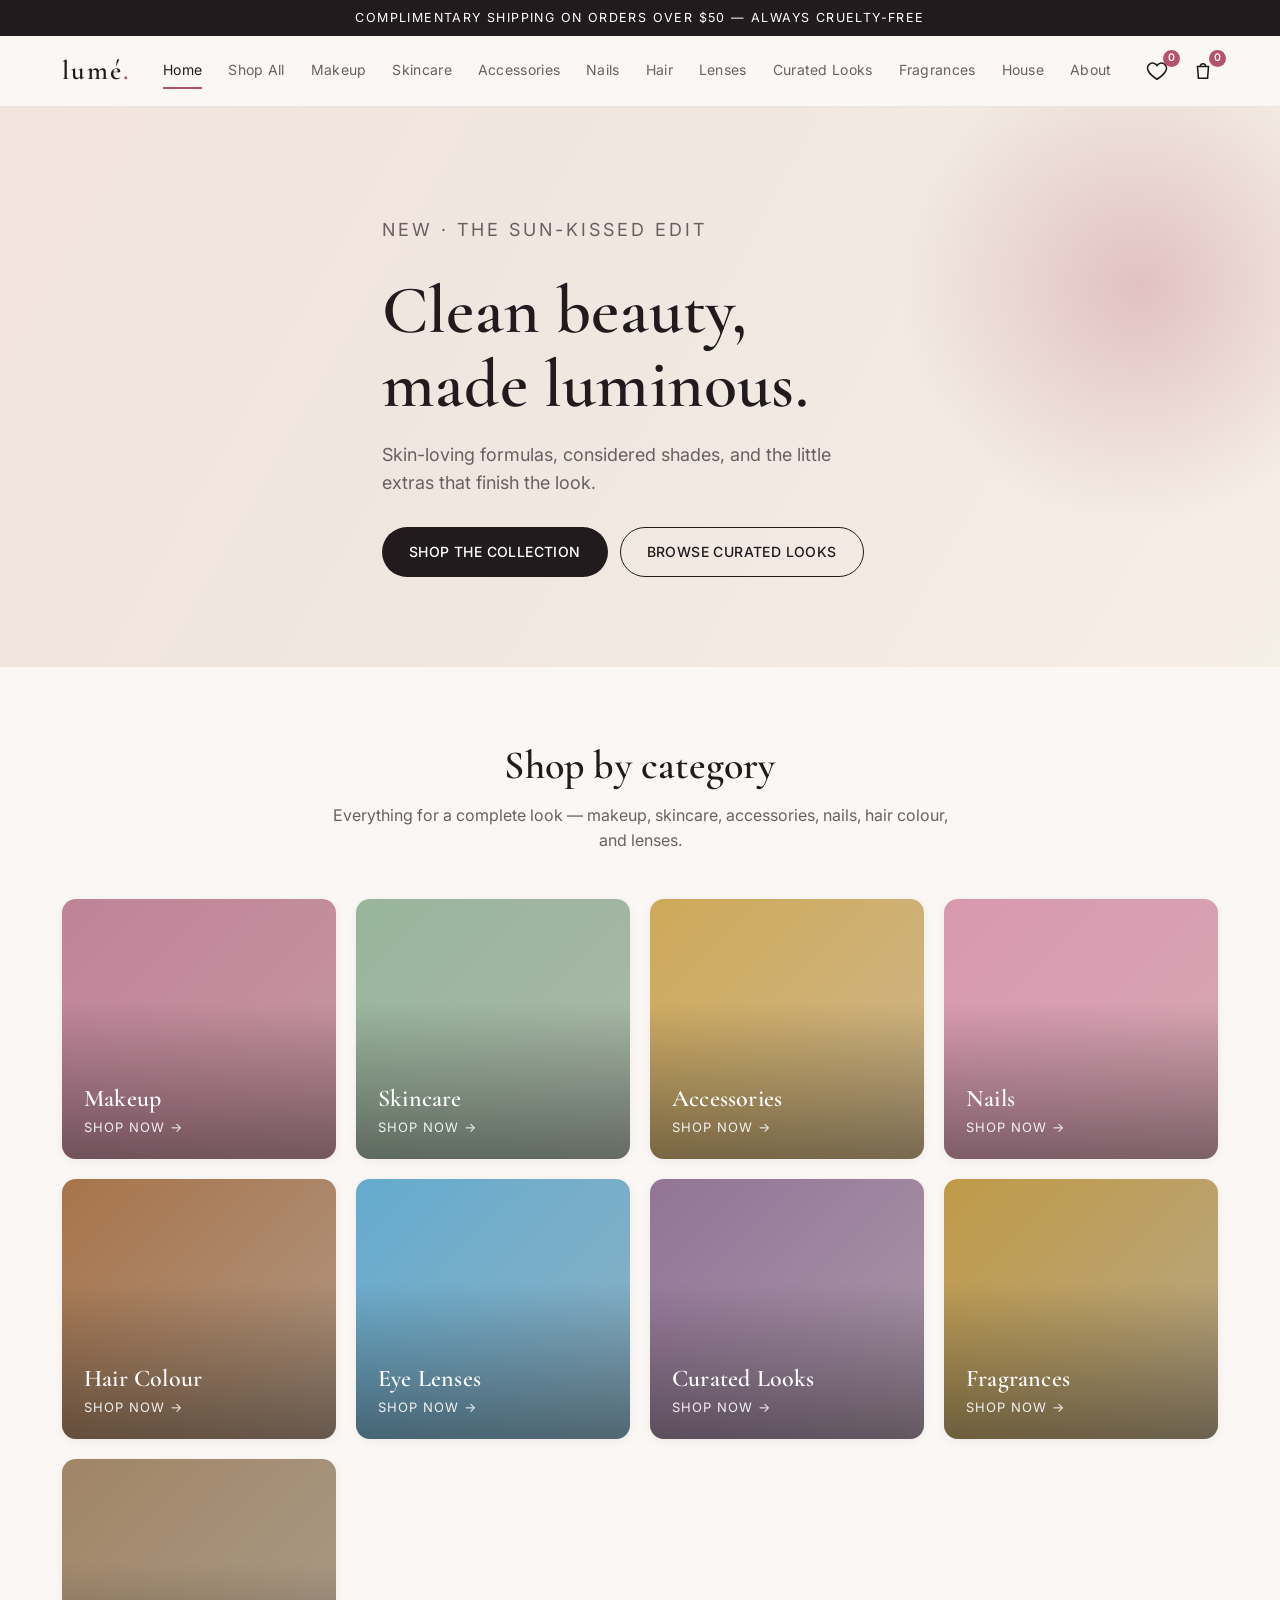
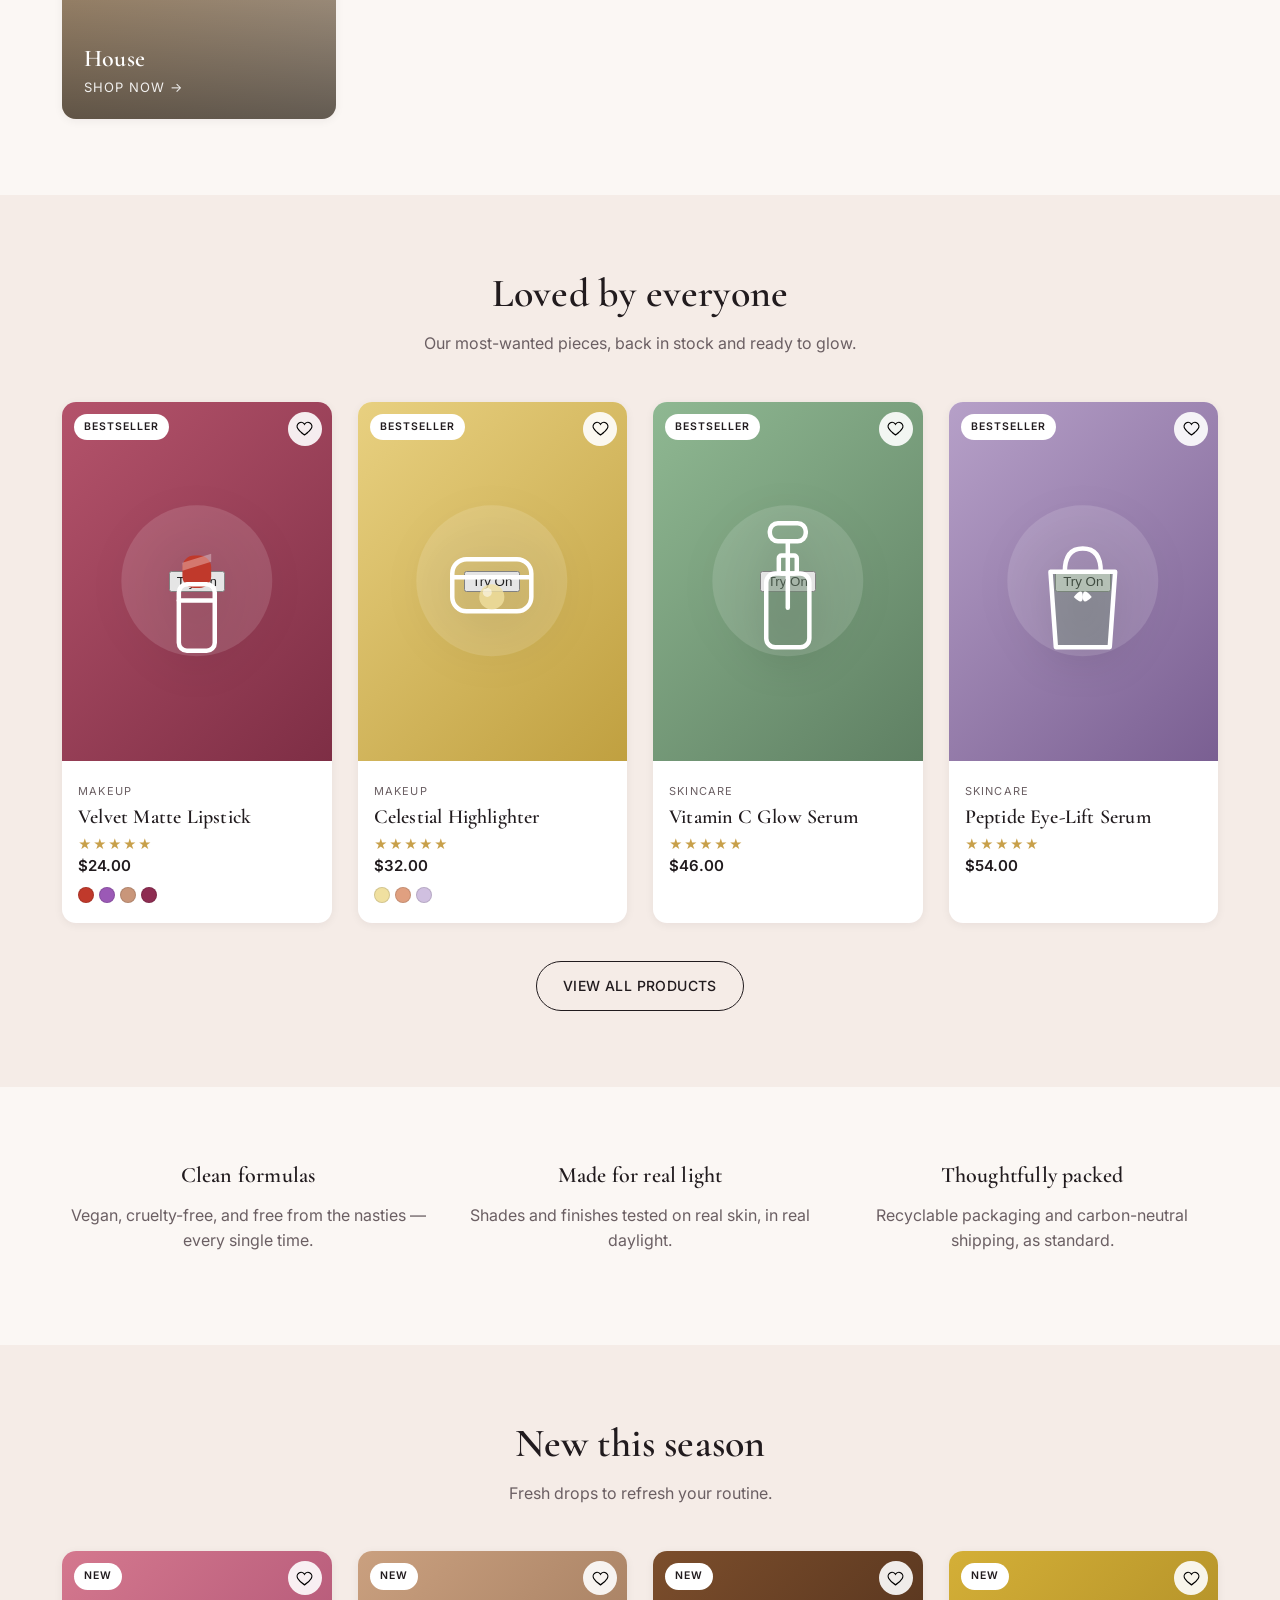
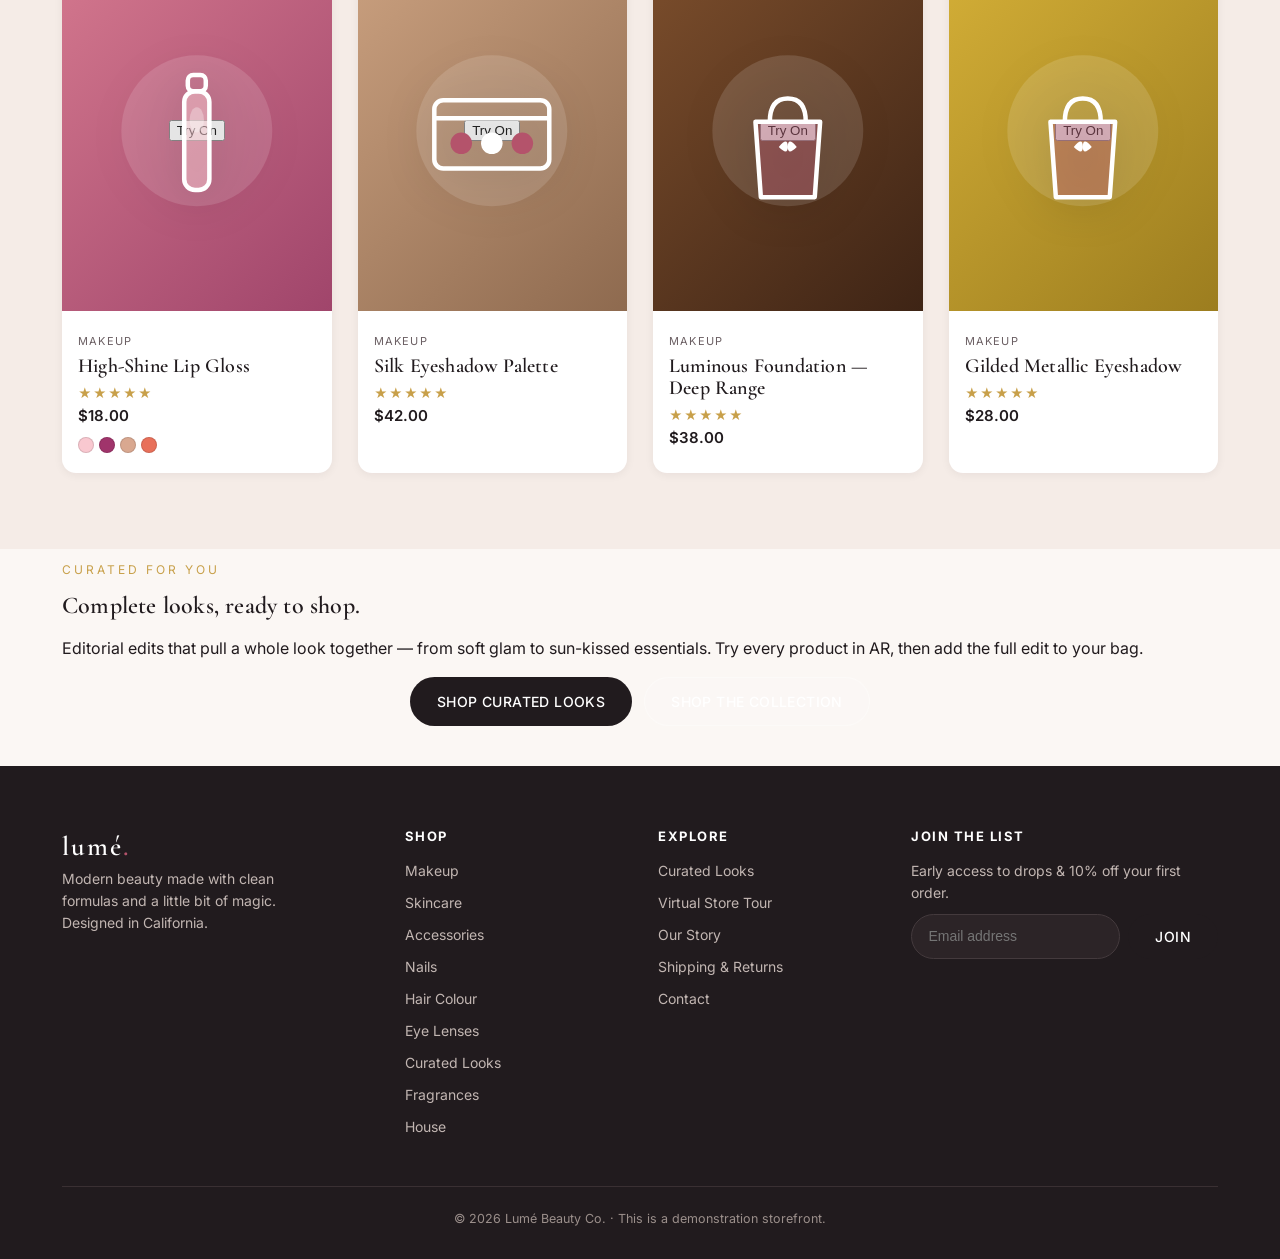
<file: index.html>
<!DOCTYPE html>
<html lang="en">
<head>
  <meta charset="UTF-8" />
  <meta name="viewport" content="width=device-width, initial-scale=1.0" />
  <title>Lumé Beauty — Clean Beauty, Made Luminous</title>
  <meta name="description" content="Lumé Beauty — modern clean makeup, skincare, accessories, nails, hair colour and more." />
  <link rel="preconnect" href="https://fonts.googleapis.com" />
  <link rel="preconnect" href="https://fonts.gstatic.com" crossorigin />
  <link href="https://fonts.googleapis.com/css2?family=Cormorant+Garamond:wght@500;600;700&family=Inter:wght@400;500;600&display=swap" rel="stylesheet" />
  <link rel="stylesheet" href="assets/css/styles.css" />
</head>
<body data-page="home">
  <div id="site-header"></div>

  <section class="hero">
    <div class="container hero-content">
      <p class="eyebrow">New · The Sun-Kissed Edit</p>
      <h1>Clean beauty, made luminous.</h1>
      <p>Skin-loving formulas, considered shades, and the little extras that finish the look.</p>
      <div style="display:flex;gap:12px;flex-wrap:wrap">
        <a class="btn btn-primary" href="shop.html">Shop the collection</a>
        <a class="btn btn-outline" href="shop?cat=looks">Browse curated looks</a>
      </div>
    </div>
  </section>

  <section class="section">
    <div class="container">
      <div class="section-head">
        <h2>Shop by category</h2>
        <p>Everything for a complete look — makeup, skincare, accessories, nails, hair colour, and lenses.</p>
      </div>
      <div class="cat-grid" id="cat-grid"></div>
    </div>
  </section>

  <section class="section alt-bg">
    <div class="container">
      <div class="section-head">
        <h2>Loved by everyone</h2>
        <p>Our most-wanted pieces, back in stock and ready to glow.</p>
      </div>
      <div class="product-grid" id="bestsellers"></div>
      <div class="center" style="margin-top:38px"><a class="btn btn-outline" href="shop.html">View all products</a></div>
    </div>
  </section>

  <section class="section">
    <div class="container">
      <div class="cat-grid" style="grid-template-columns:repeat(3,1fr);text-align:center">
        <div><h3 style="font-size:22px;margin-bottom:8px">Clean formulas</h3><p class="muted">Vegan, cruelty-free, and free from the nasties — every single time.</p></div>
        <div><h3 style="font-size:22px;margin-bottom:8px">Made for real light</h3><p class="muted">Shades and finishes tested on real skin, in real daylight.</p></div>
        <div><h3 style="font-size:22px;margin-bottom:8px">Thoughtfully packed</h3><p class="muted">Recyclable packaging and carbon-neutral shipping, as standard.</p></div>
      </div>
    </div>
  </section>

  <section class="section alt-bg">
    <div class="container">
      <div class="section-head"><h2>New this season</h2><p>Fresh drops to refresh your routine.</p></div>
      <div class="product-grid" id="new-arrivals"></div>
    </div>
  </section>

  <section class="brand-cta" style="margin-top:0">
    <div class="container">
      <p class="exp-eyebrow" style="color:var(--gold)">Curated for you</p>
      <h2>Complete looks, ready to shop.</h2>
      <p>Editorial edits that pull a whole look together — from soft glam to sun-kissed essentials. Try every product in AR, then add the full edit to your bag.</p>
      <div style="display:flex;gap:12px;justify-content:center;flex-wrap:wrap;margin-top:8px">
        <a class="btn btn-primary" href="shop?cat=looks">Shop Curated Looks</a>
        <a class="btn" style="background:rgba(255,255,255,.1);color:#fff;border-color:rgba(255,255,255,.3)" href="shop.html">Shop the Collection</a>
      </div>
    </div>
  </section>

  <div id="site-footer"></div>

  <script src="assets/js/data.js"></script>
  <script src="assets/js/store.js"></script>
  <script src="assets/js/novagates.js?v=7"></script>
  <script src="assets/js/art.js"></script>
  <script src="assets/js/ui.js?v=11"></script>
  <script src="assets/js/home.js"></script>
</body>
</html>
</file>
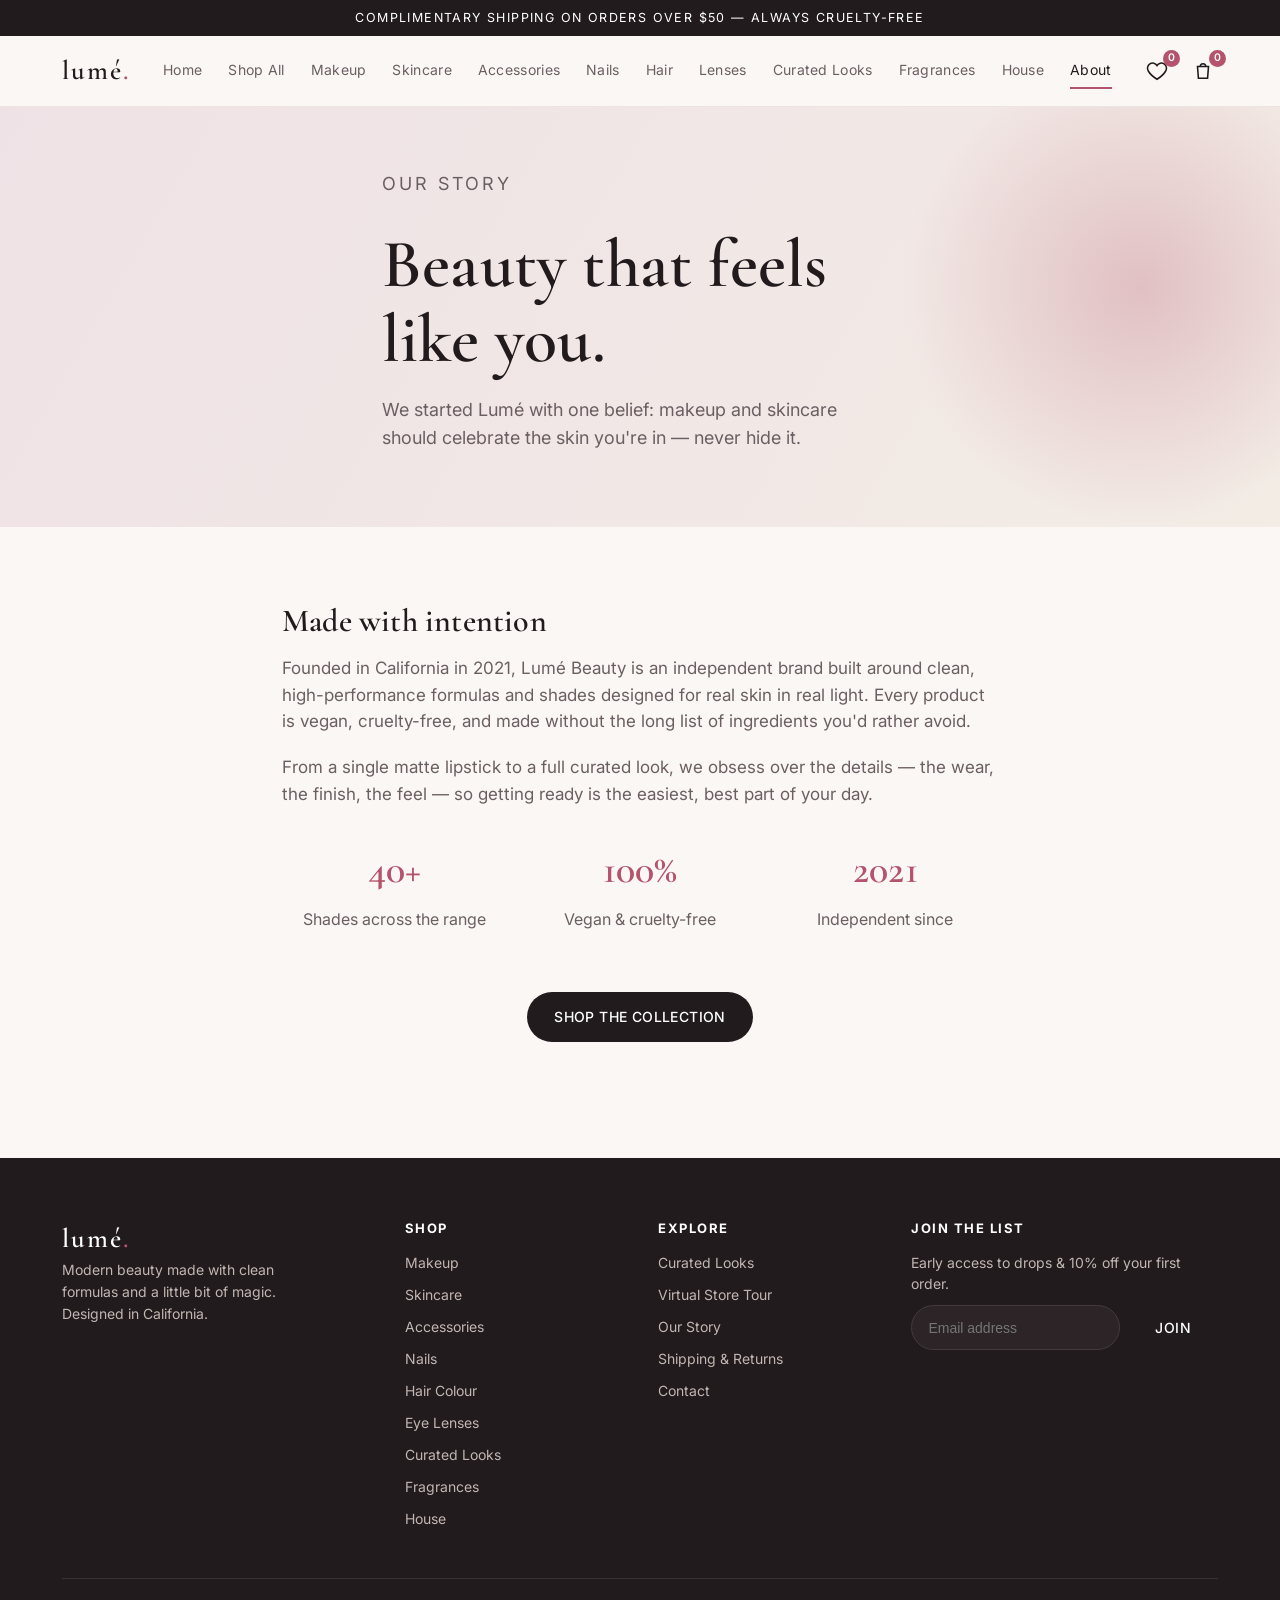
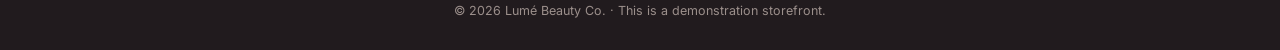
<file: about.html>
<!DOCTYPE html>
<html lang="en">
<head>
  <meta charset="UTF-8" />
  <meta name="viewport" content="width=device-width, initial-scale=1.0" />
  <title>Our Story — Lumé Beauty</title>
  <link rel="preconnect" href="https://fonts.googleapis.com" />
  <link rel="preconnect" href="https://fonts.gstatic.com" crossorigin />
  <link href="https://fonts.googleapis.com/css2?family=Cormorant+Garamond:wght@500;600;700&family=Inter:wght@400;500;600&display=swap" rel="stylesheet" />
  <link rel="stylesheet" href="assets/css/styles.css" />
</head>
<body data-page="about">
  <div id="site-header"></div>

  <section class="hero" style="min-height:420px;background:linear-gradient(120deg,#efe2e6,#f3ece5)">
    <div class="container hero-content">
      <p class="eyebrow">Our Story</p>
      <h1>Beauty that feels like you.</h1>
      <p>We started Lumé with one belief: makeup and skincare should celebrate the skin you're in — never hide it.</p>
    </div>
  </section>

  <section class="section">
    <div class="container" style="max-width:760px">
      <h2 style="font-size:32px;margin-bottom:16px">Made with intention</h2>
      <p class="muted" style="font-size:17px;margin-bottom:20px">
        Founded in California in 2021, Lumé Beauty is an independent brand built around clean,
        high-performance formulas and shades designed for real skin in real light. Every product
        is vegan, cruelty-free, and made without the long list of ingredients you'd rather avoid.
      </p>
      <p class="muted" style="font-size:17px;margin-bottom:20px">
        From a single matte lipstick to a full curated look, we obsess over the details —
        the wear, the finish, the feel — so getting ready is the easiest, best part of your day.
      </p>
      <div class="cat-grid" style="grid-template-columns:repeat(3,1fr);margin-top:40px;text-align:center">
        <div><h3 style="font-size:40px;color:var(--rose)">40+</h3><p class="muted">Shades across the range</p></div>
        <div><h3 style="font-size:40px;color:var(--rose)">100%</h3><p class="muted">Vegan &amp; cruelty-free</p></div>
        <div><h3 style="font-size:40px;color:var(--rose)">2021</h3><p class="muted">Independent since</p></div>
      </div>
      <div class="center" style="margin-top:44px"><a class="btn btn-primary" href="shop.html">Shop the collection</a></div>
    </div>
  </section>

  <div id="site-footer"></div>

  <script src="assets/js/data.js"></script>
  <script src="assets/js/store.js"></script>
  <script src="assets/js/art.js"></script>
  <script src="assets/js/ui.js"></script>
</body>
</html>
</file>
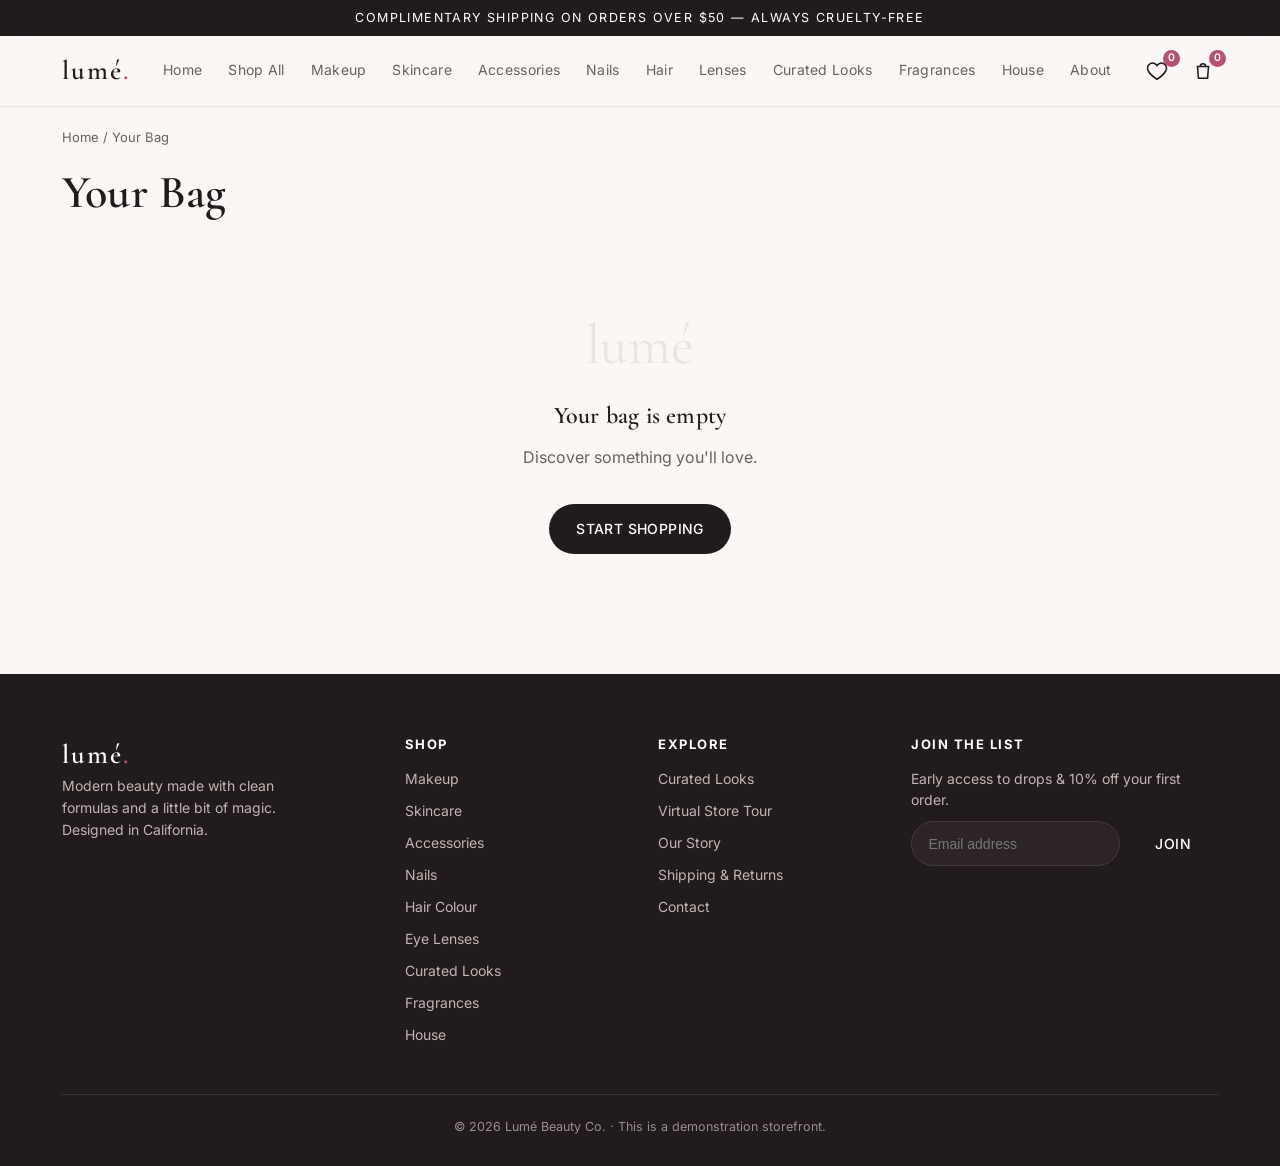
<file: cart.html>
<!DOCTYPE html>
<html lang="en">
<head>
  <meta charset="UTF-8" />
  <meta name="viewport" content="width=device-width, initial-scale=1.0" />
  <title>Your Bag — Lumé Beauty</title>
  <link rel="preconnect" href="https://fonts.googleapis.com" />
  <link rel="preconnect" href="https://fonts.gstatic.com" crossorigin />
  <link href="https://fonts.googleapis.com/css2?family=Cormorant+Garamond:wght@500;600;700&family=Inter:wght@400;500;600&display=swap" rel="stylesheet" />
  <link rel="stylesheet" href="assets/css/styles.css" />
</head>
<body data-page="">
  <div id="site-header"></div>

  <div class="container">
    <div class="crumb"><a href="index.html">Home</a> / <span>Your Bag</span></div>
    <h1 style="font-size:clamp(30px,5vw,46px);padding:20px 0 4px">Your Bag</h1>
    <div id="cart-root"></div>
  </div>

  <div id="site-footer"></div>

  <script src="assets/js/data.js"></script>
  <script src="assets/js/store.js"></script>
  <script src="assets/js/novagates.js?v=7"></script>
  <script src="assets/js/art.js"></script>
  <script src="assets/js/ui.js?v=11"></script>
  <script src="assets/js/cart.js?v=2"></script>
</body>
</html>
</file>
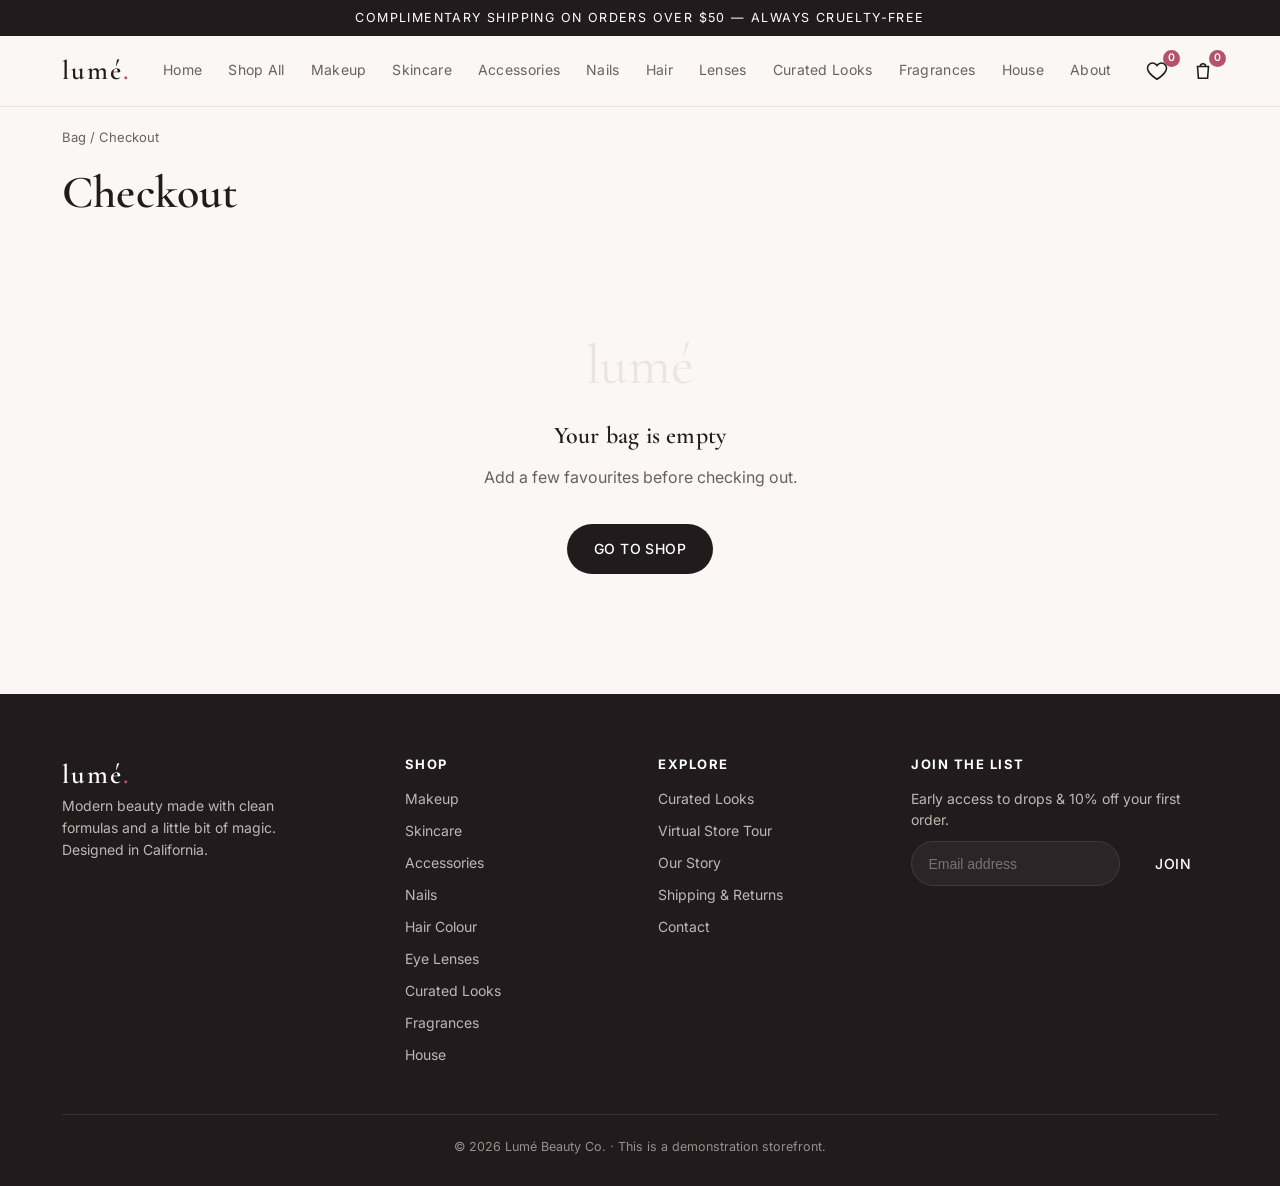
<file: checkout.html>
<!DOCTYPE html>
<html lang="en">
<head>
  <meta charset="UTF-8" />
  <meta name="viewport" content="width=device-width, initial-scale=1.0" />
  <title>Checkout — Lumé Beauty</title>
  <link rel="preconnect" href="https://fonts.googleapis.com" />
  <link rel="preconnect" href="https://fonts.gstatic.com" crossorigin />
  <link href="https://fonts.googleapis.com/css2?family=Cormorant+Garamond:wght@500;600;700&family=Inter:wght@400;500;600&display=swap" rel="stylesheet" />
  <link rel="stylesheet" href="assets/css/styles.css" />
</head>
<body data-page="">
  <div id="site-header"></div>

  <div class="container">
    <div class="crumb"><a href="cart.html">Bag</a> / <span>Checkout</span></div>
    <h1 style="font-size:clamp(30px,5vw,46px);padding:20px 0 24px">Checkout</h1>
    <div id="checkout-root"></div>
  </div>

  <div id="site-footer"></div>

  <script src="assets/js/data.js"></script>
  <script src="assets/js/store.js"></script>
  <script src="assets/js/art.js"></script>
  <script src="assets/js/ui.js"></script>
  <script src="assets/js/checkout.js"></script>
</body>
</html>
</file>
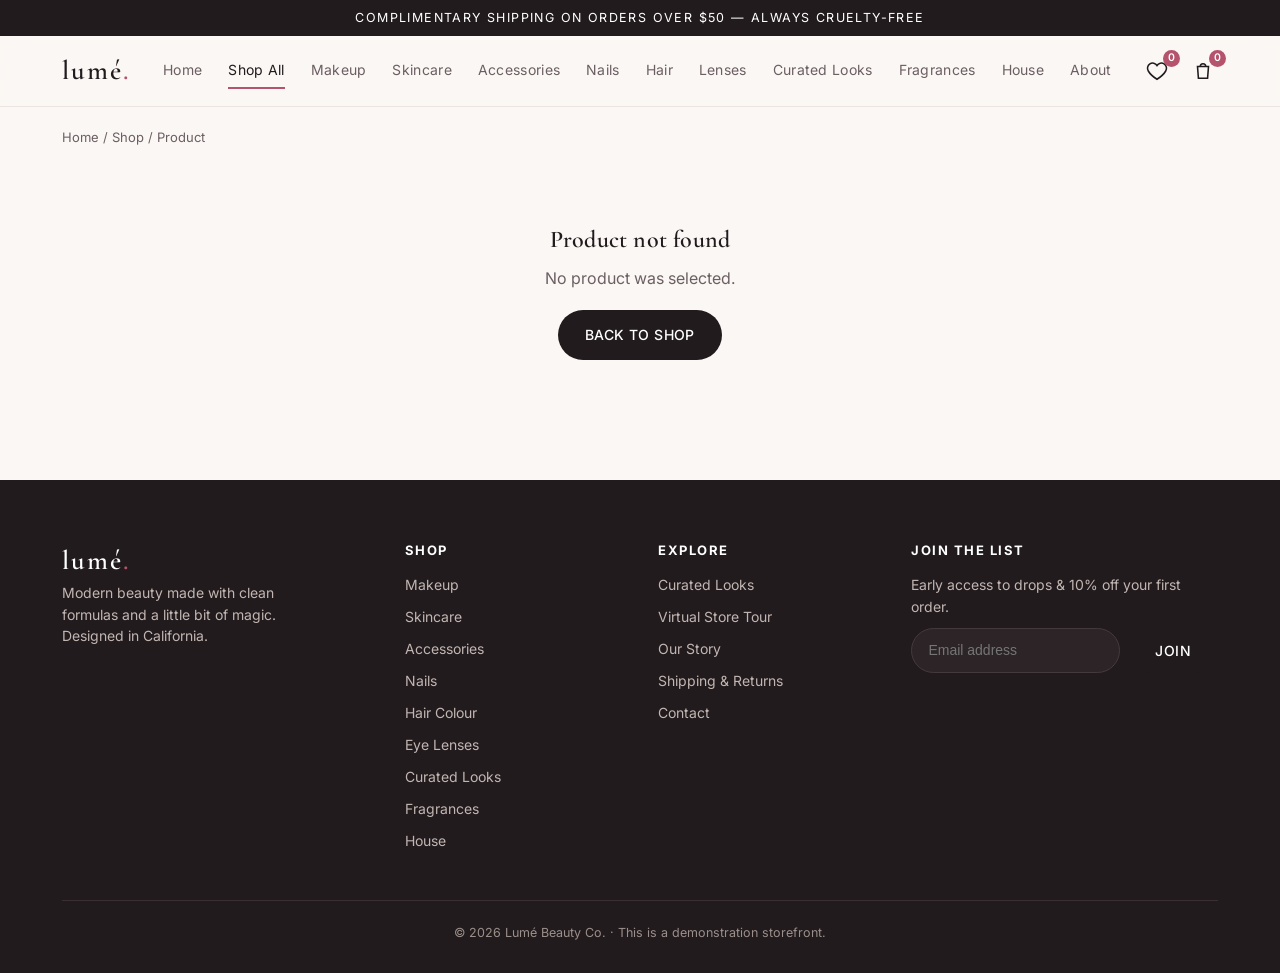
<file: product.html>
<!DOCTYPE html>
<html lang="en">
<head>
  <meta charset="UTF-8" />
  <meta name="viewport" content="width=device-width, initial-scale=1.0" />
  <title>Product — Lumé Beauty</title>
  <link rel="preconnect" href="https://fonts.googleapis.com" />
  <link rel="preconnect" href="https://fonts.gstatic.com" crossorigin />
  <link href="https://fonts.googleapis.com/css2?family=Cormorant+Garamond:wght@500;600;700&family=Inter:wght@400;500;600&display=swap" rel="stylesheet" />
  <link rel="stylesheet" href="assets/css/styles.css?v=10" />
</head>
<body data-page="shop">
  <div id="site-header"></div>

  <div class="container">
    <div class="crumb"><a href="index.html">Home</a> / <a href="shop.html">Shop</a> / <span id="crumb-name">Product</span></div>
    <div id="pdp"></div>
  </div>

  <section class="section" id="look-section" hidden>
    <div class="container" id="look-shop"></div>
  </section>

  <section class="section alt-bg" id="related-section" hidden>
    <div class="container">
      <div class="section-head"><h2>You may also like</h2></div>
      <div class="product-grid" id="related"></div>
    </div>
  </section>

  <div id="site-footer"></div>

  <script src="assets/js/data.js?v=10"></script>
  <script src="assets/js/store.js?v=10"></script>
  <script src="assets/js/novagates.js?v=7"></script>
  <script src="assets/js/art.js?v=10"></script>
  <script src="assets/js/ui.js?v=11"></script>
  <script src="assets/js/product.js?v=14"></script>
</body>
</html>
</file>
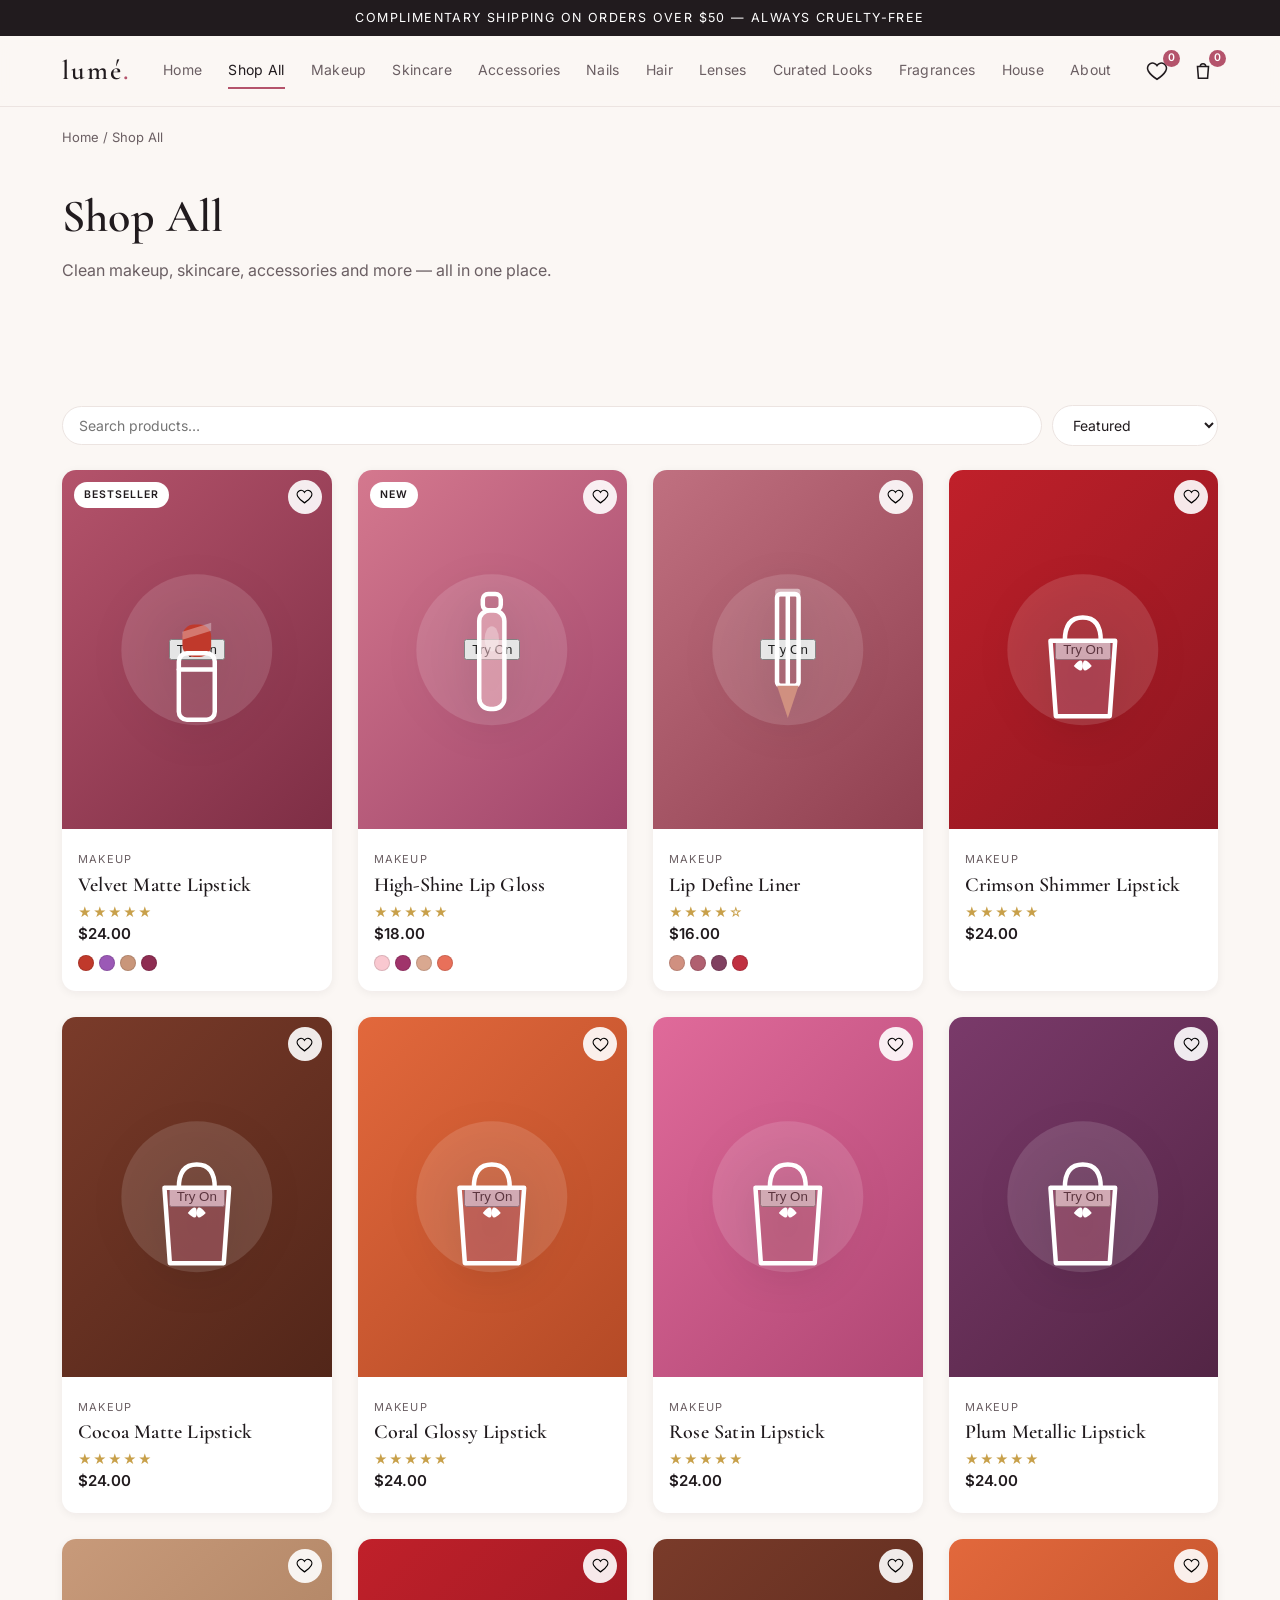
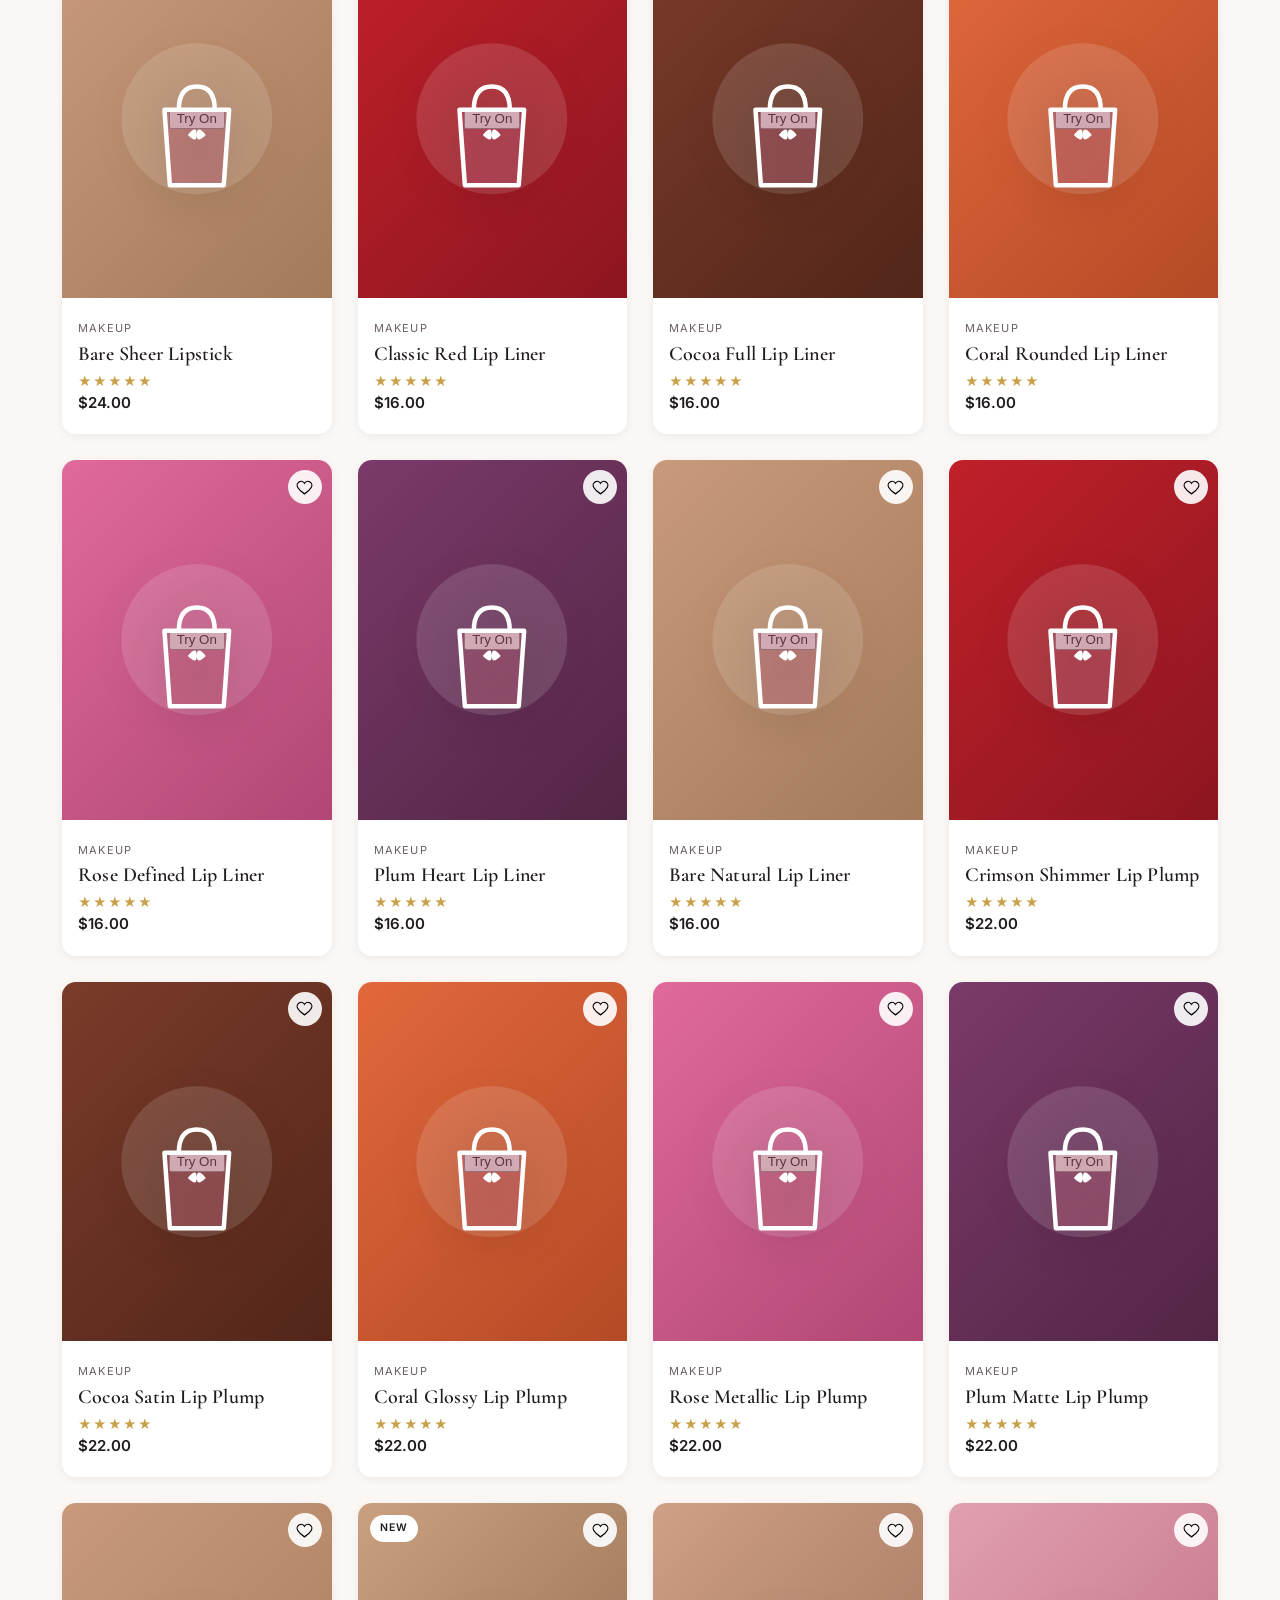
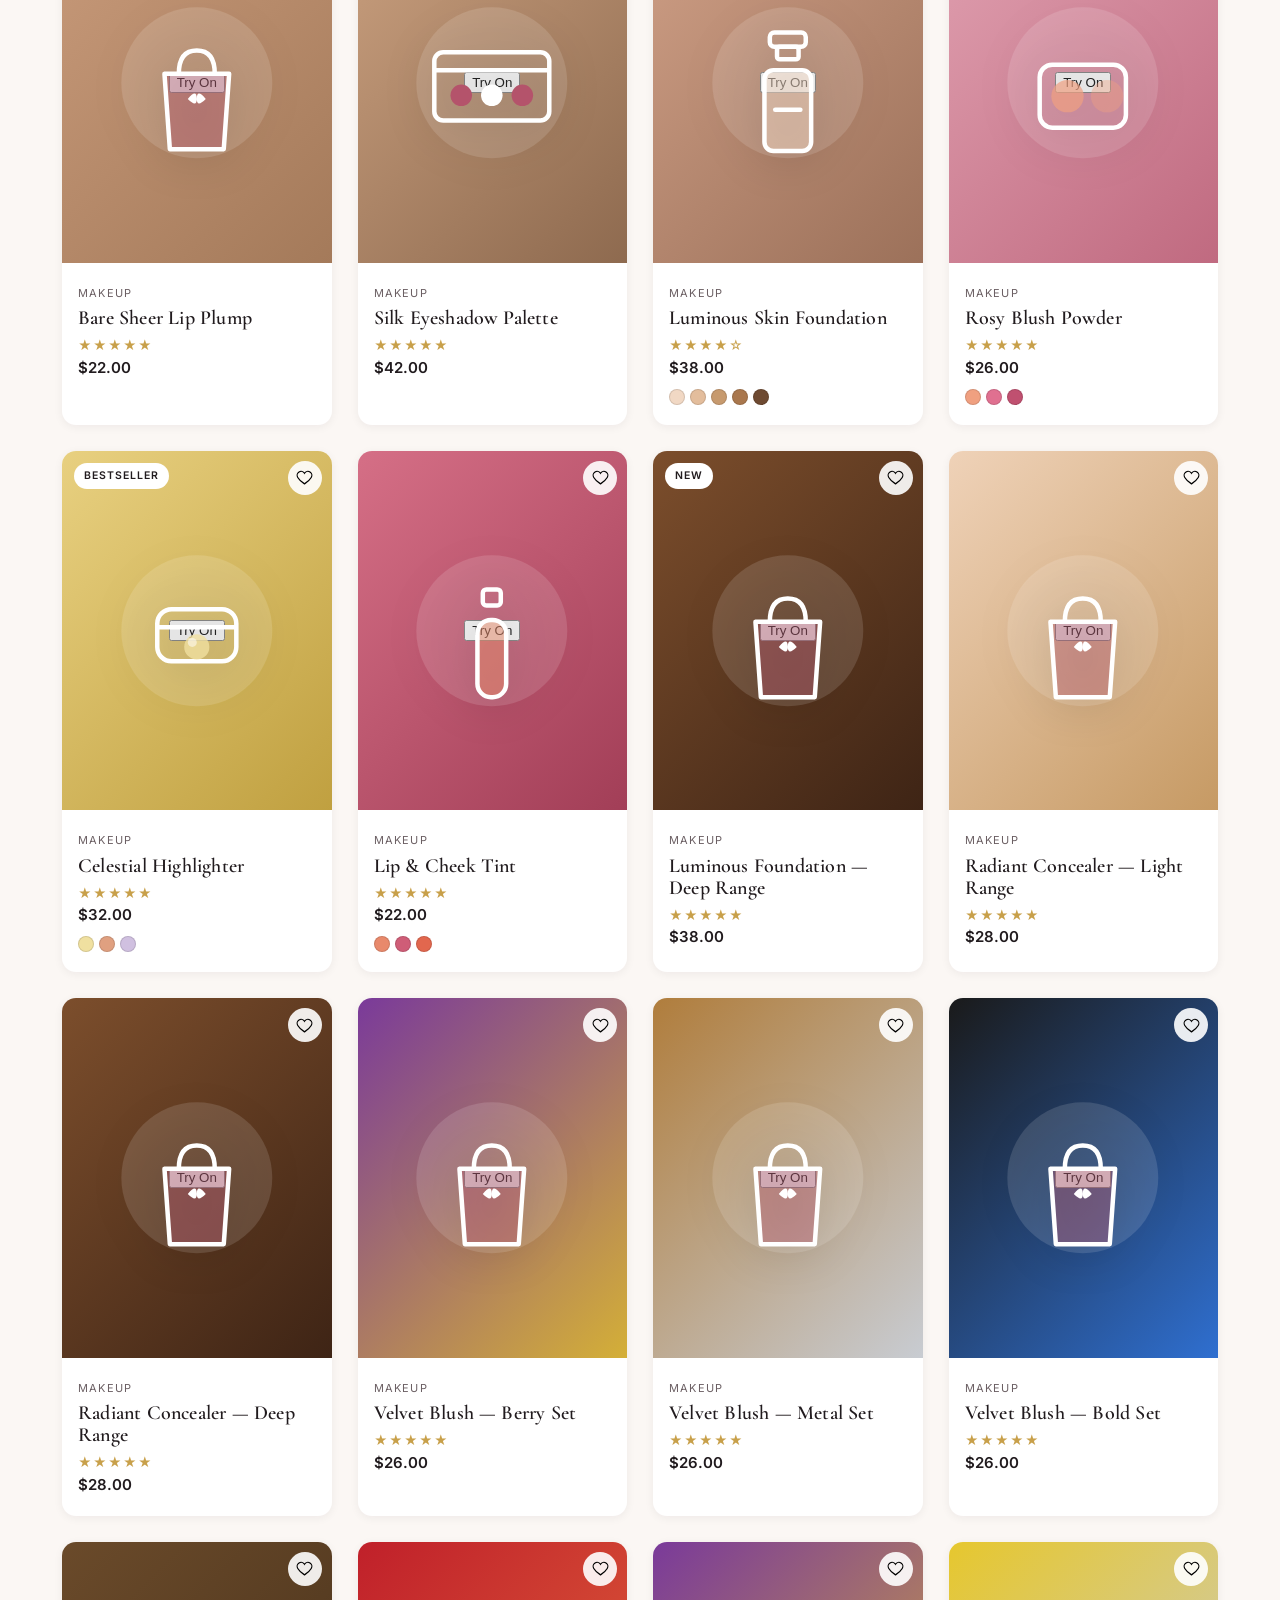
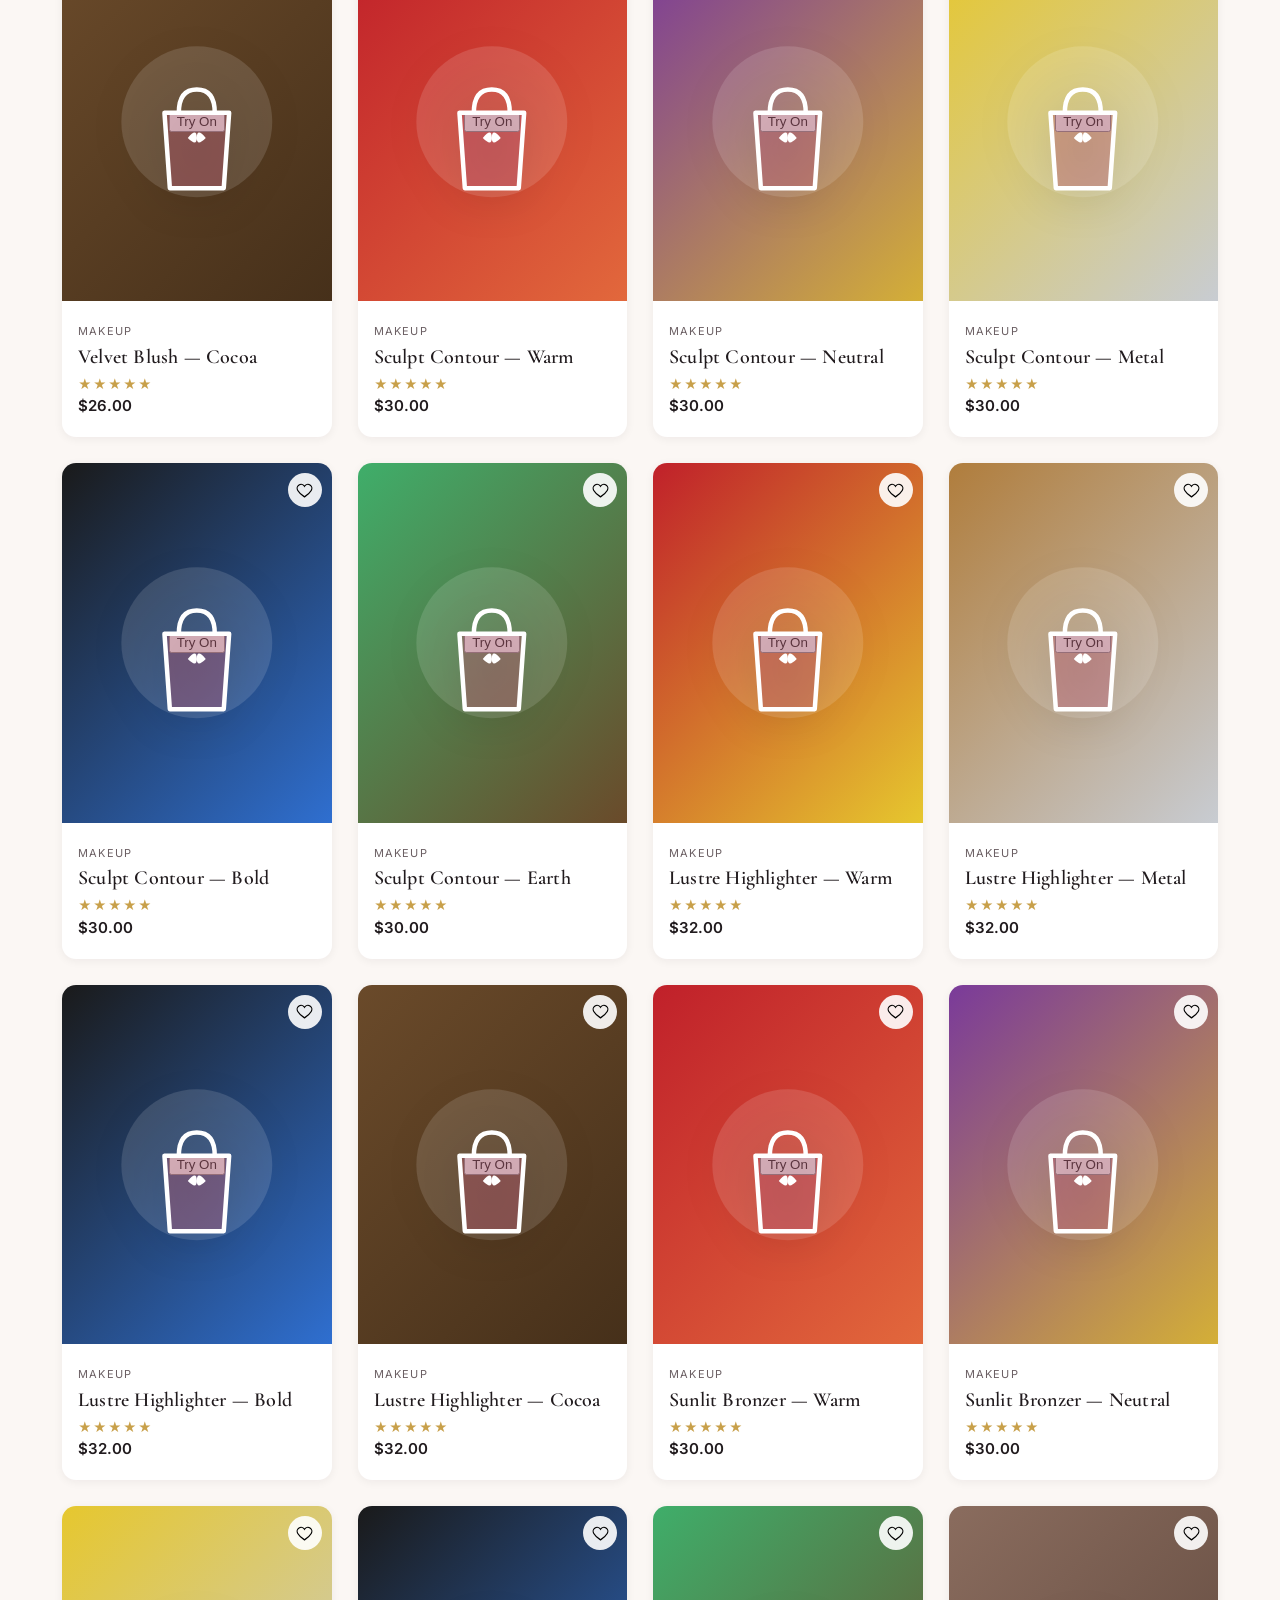
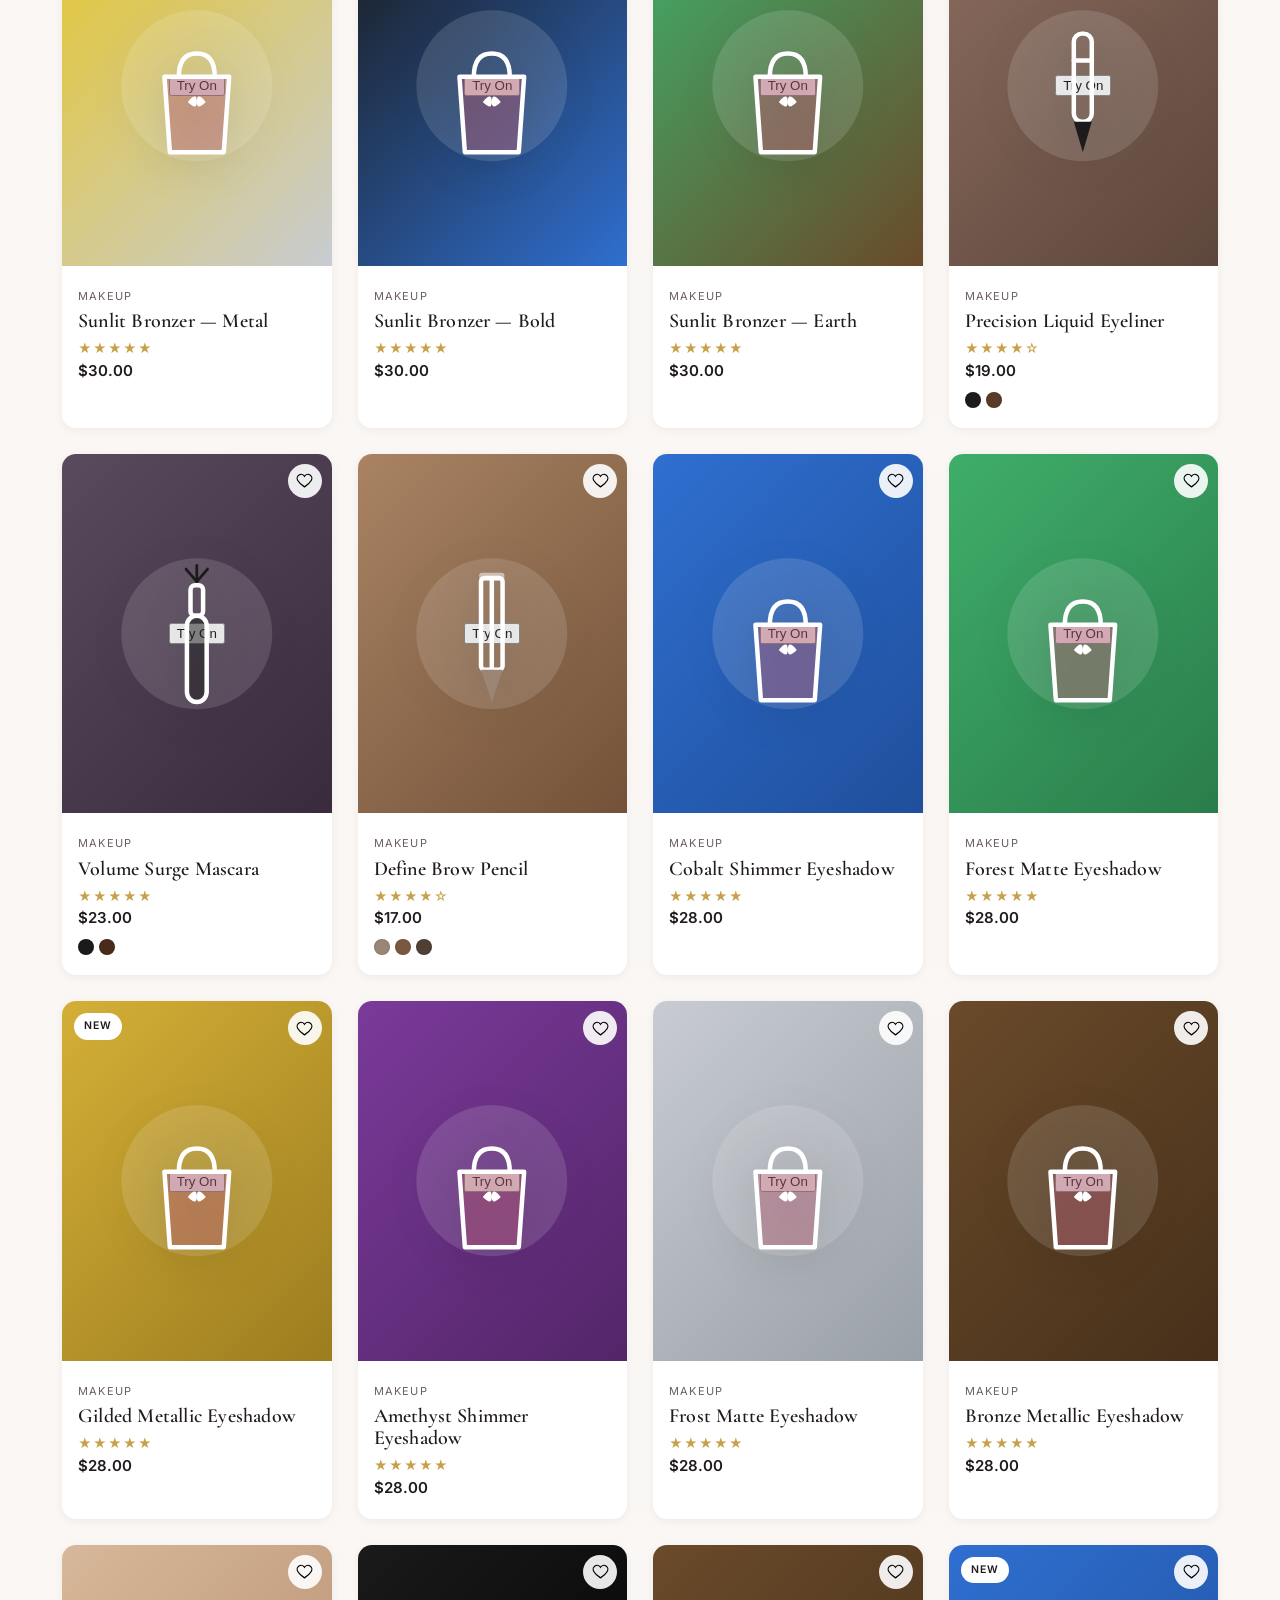
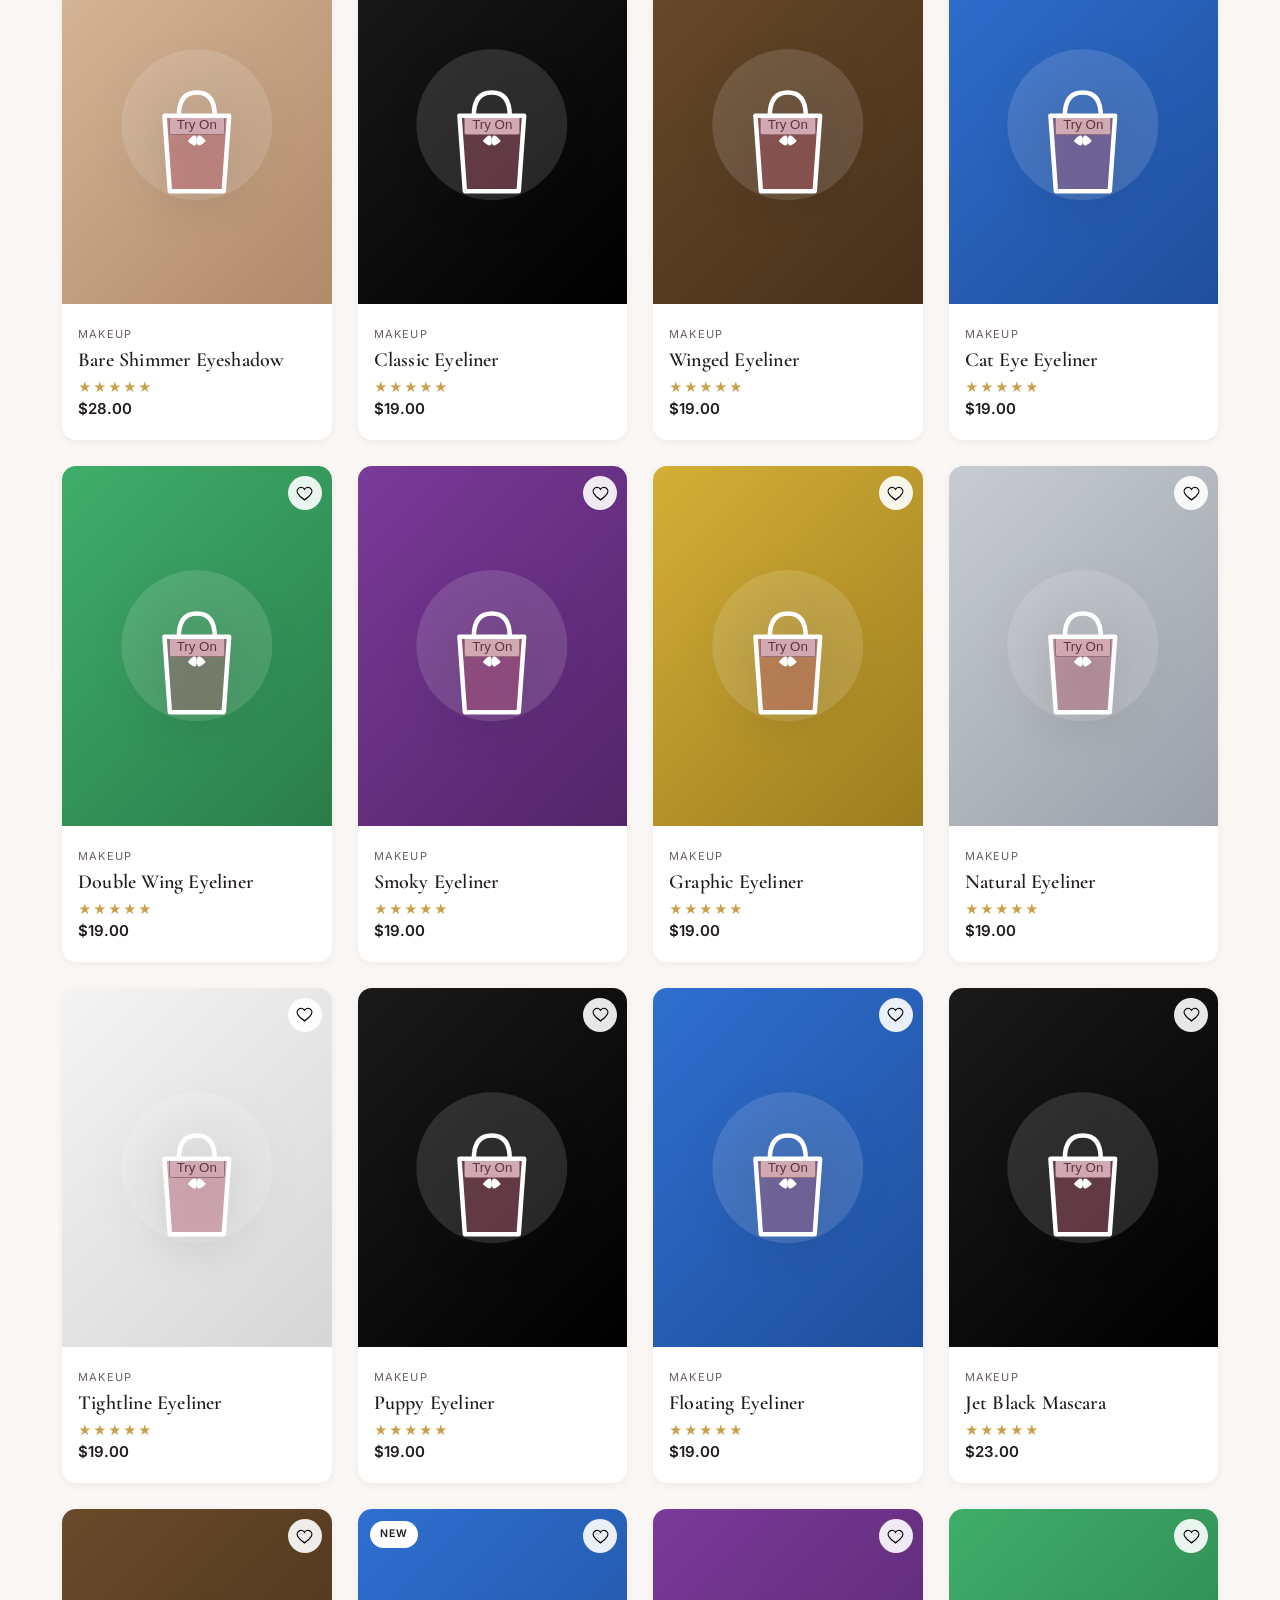
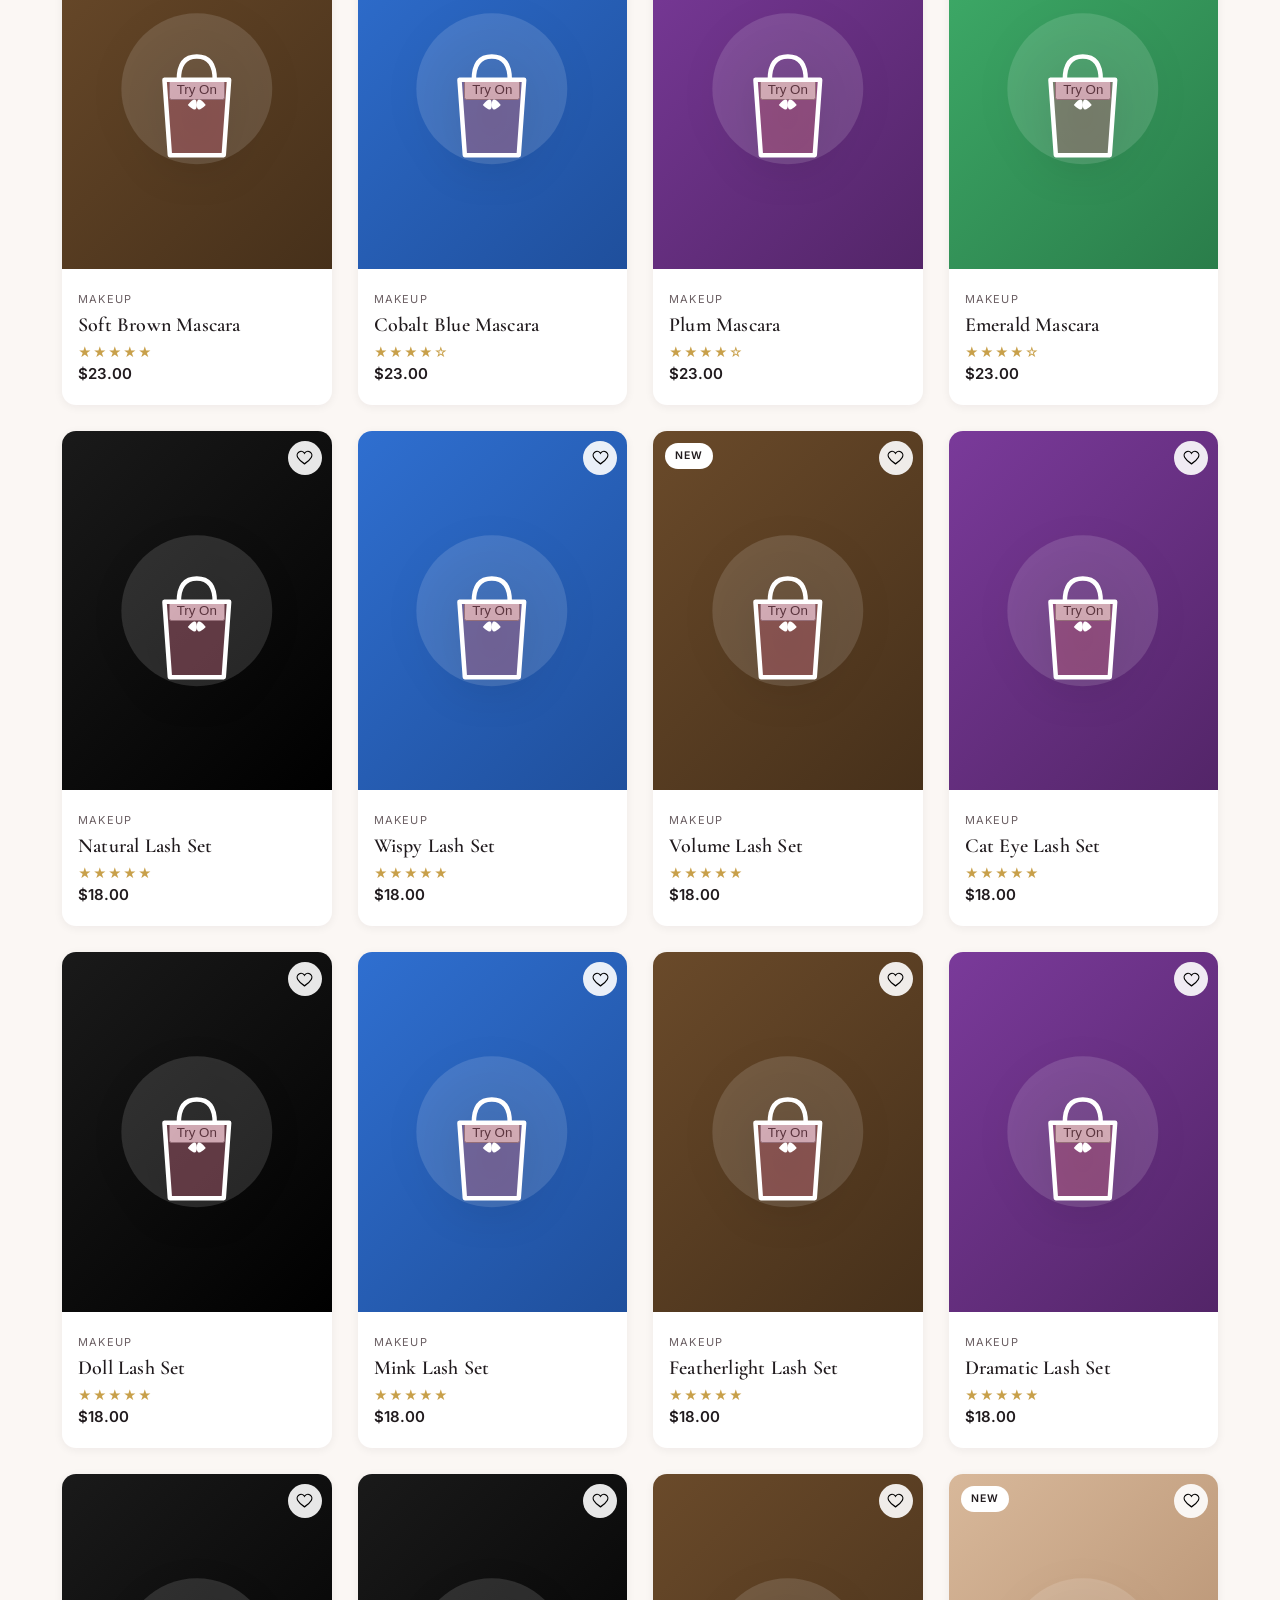
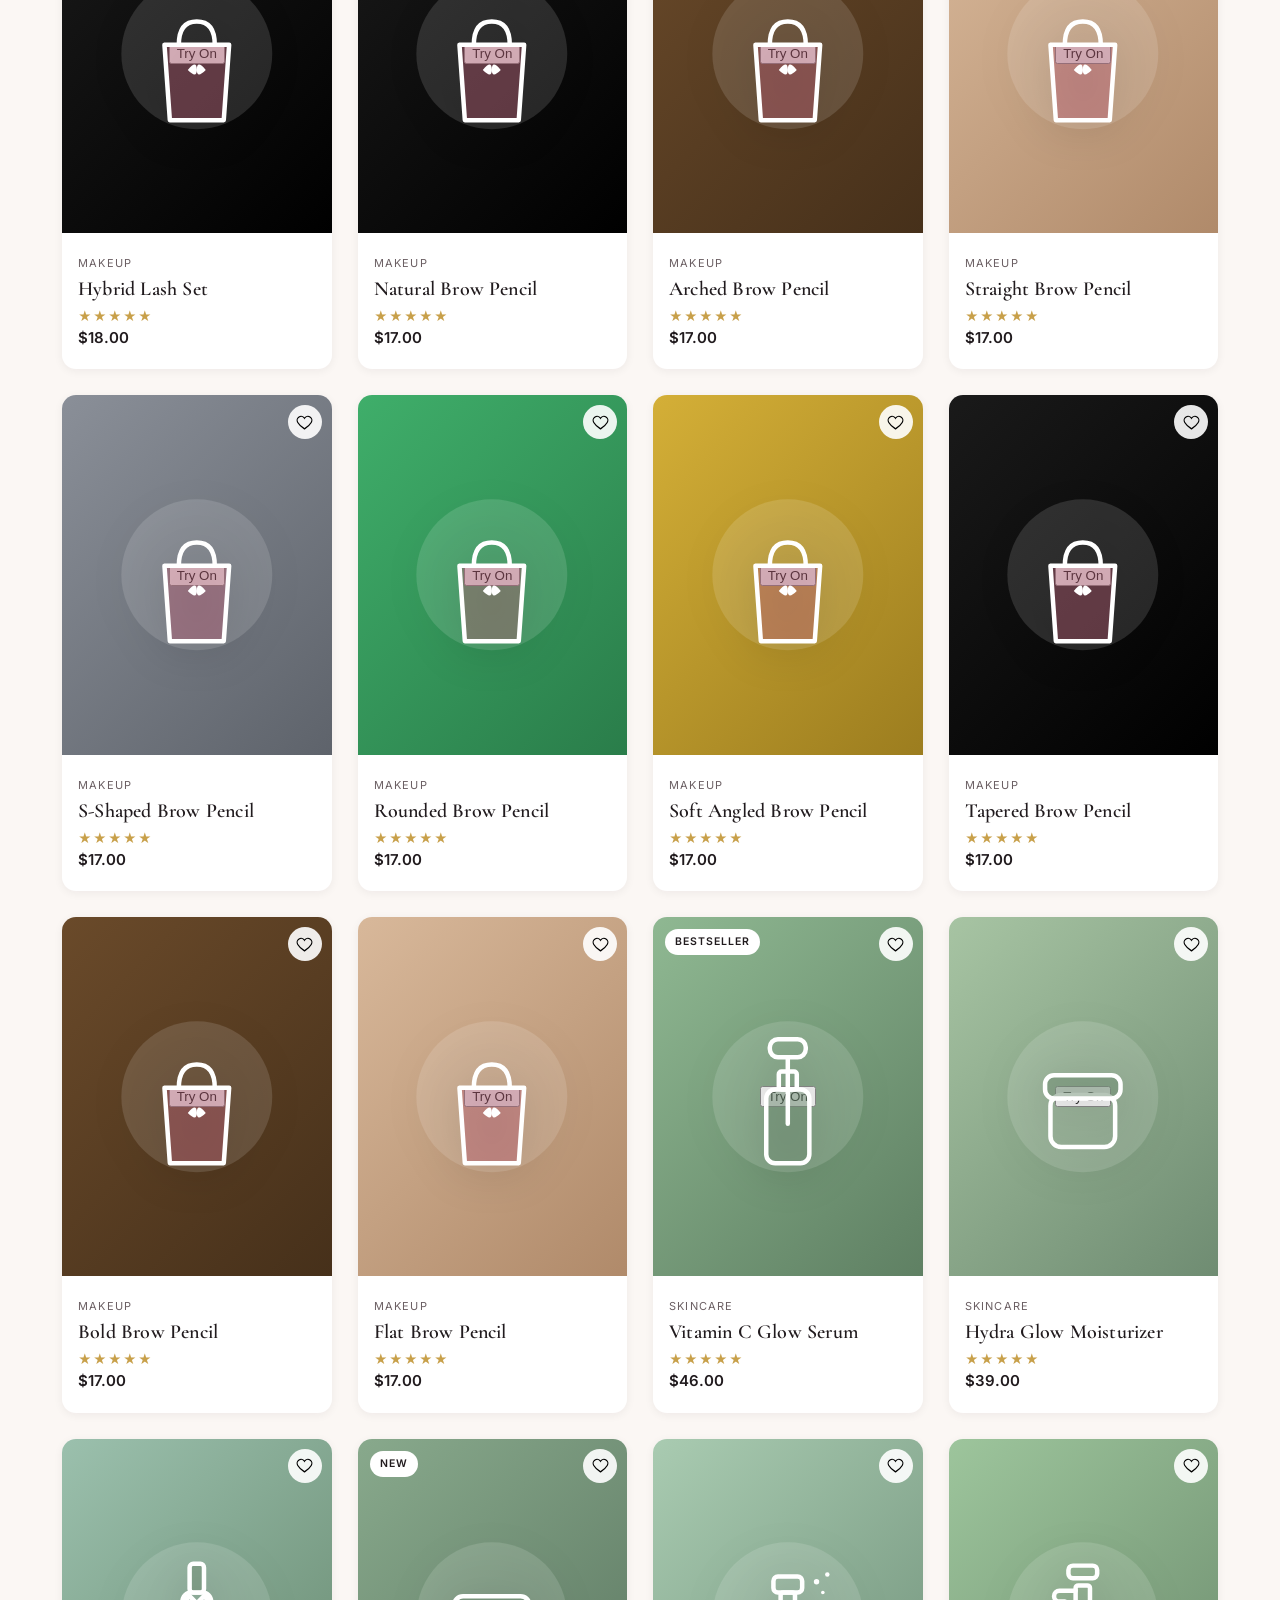
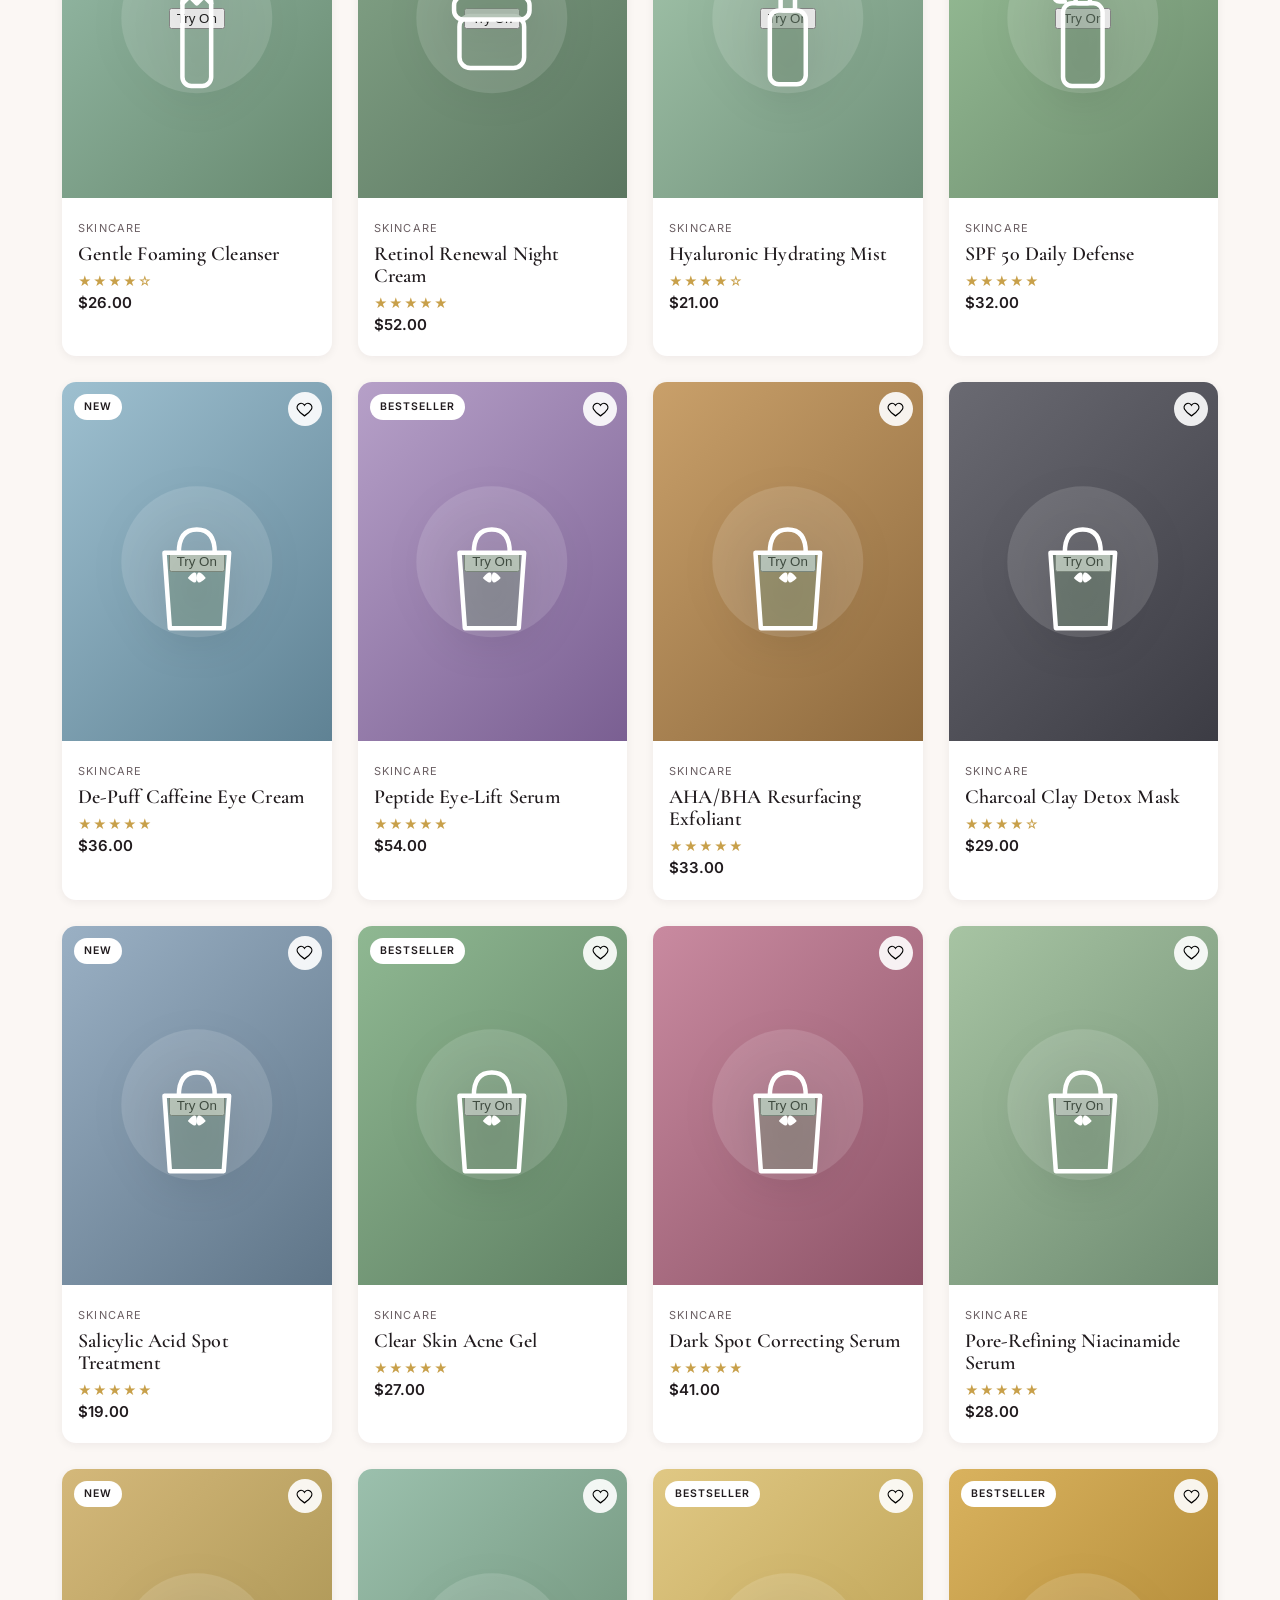
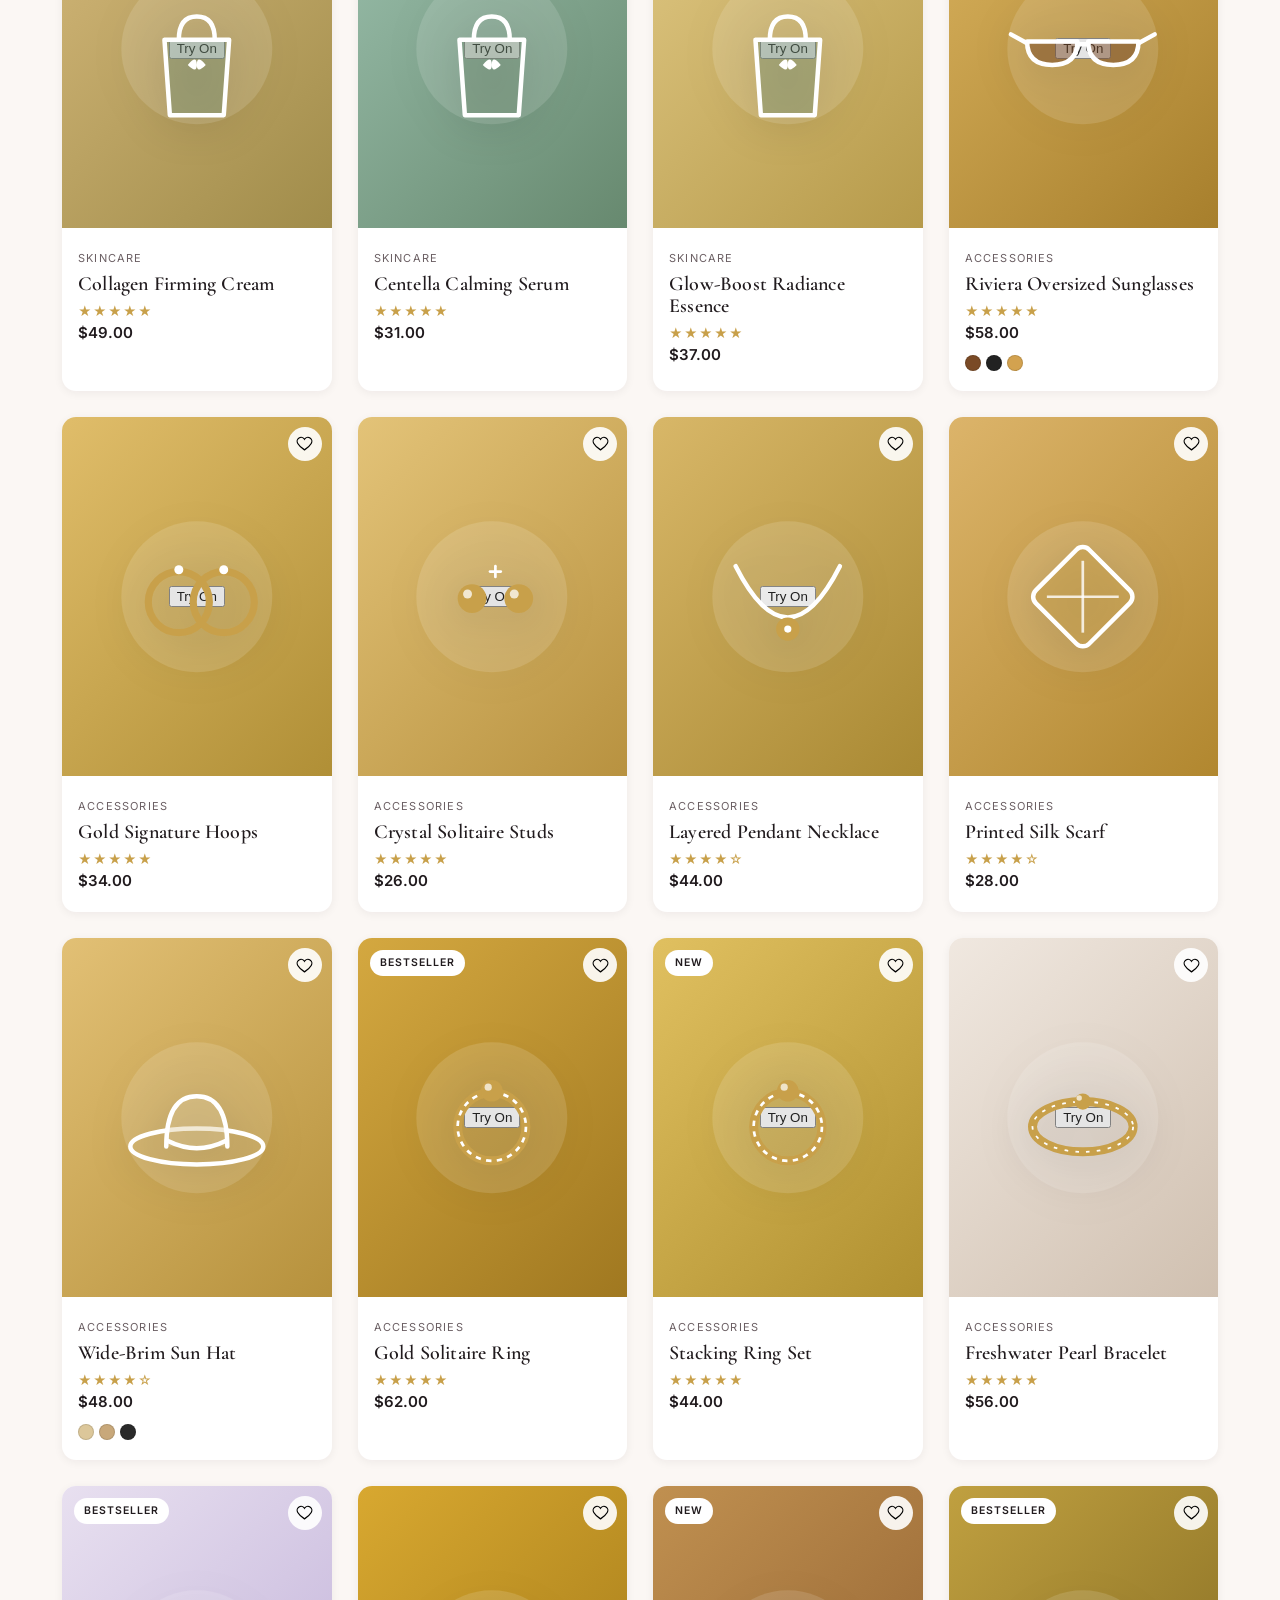
<file: shop.html>
<!DOCTYPE html>
<html lang="en">
<head>
  <meta charset="UTF-8" />
  <meta name="viewport" content="width=device-width, initial-scale=1.0" />
  <title>Shop — Lumé Beauty</title>
  <link rel="preconnect" href="https://fonts.googleapis.com" />
  <link rel="preconnect" href="https://fonts.gstatic.com" crossorigin />
  <link href="https://fonts.googleapis.com/css2?family=Cormorant+Garamond:wght@500;600;700&family=Inter:wght@400;500;600&display=swap" rel="stylesheet" />
  <link rel="stylesheet" href="assets/css/styles.css?v=10" />
</head>
<body data-page="shop">
  <div id="site-header"></div>

  <div class="container">
    <div class="crumb"><a href="index.html">Home</a> / <span id="crumb-cat">Shop All</span></div>
    <div class="shop-head">
      <h1 id="shop-title" style="font-size:clamp(26px,5vw,46px)">Shop All</h1>
      <p class="muted" id="shop-sub">Clean makeup, skincare and accessories — all in one place.</p>
    </div>

    <div class="toolbar">
      <div class="subchips-wrap" id="subchips-wrap" hidden>
        <p class="subchips-label" id="subchips-label"></p>
        <div class="chips subchips" id="subchips"></div>
      </div>
      <div class="subchips-wrap" id="subsubchips-wrap" hidden>
        <p class="subchips-label" id="subsubchips-label"></p>
        <div class="chips subchips" id="subsubchips"></div>
      </div>
      <div class="subchips-wrap" id="subsub2chips-wrap" hidden>
        <p class="subchips-label" id="subsub2chips-label"></p>
        <div class="chips subchips" id="subsub2chips"></div>
      </div>
      <div class="subchips-wrap" id="subsub3chips-wrap" hidden>
        <p class="subchips-label" id="subsub3chips-label"></p>
        <div class="chips subchips" id="subsub3chips"></div>
      </div>
      <div class="toolbar-bottom">
        <input class="input" id="search" type="search" placeholder="Search products…" style="flex:1" />
        <select class="input" id="sort">
          <option value="featured">Featured</option>
          <option value="price-asc">Price: low → high</option>
          <option value="price-desc">Price: high → low</option>
          <option value="rating">Top rated</option>
        </select>
      </div>
    </div>

    <div class="product-grid" id="shop-grid"></div>
    <div id="shop-empty" hidden class="empty">
      <div class="mono">lumé</div>
      <h2>Nothing here yet</h2>
      <p class="muted">Try a different category or search.</p>
    </div>
  </div>

  <div style="height:40px"></div>
  <div id="site-footer"></div>

  <script src="assets/js/data.js?v=10"></script>
  <script src="assets/js/store.js?v=10"></script>
  <script src="assets/js/novagates.js?v=7"></script>
  <script src="assets/js/art.js?v=10"></script>
  <script src="assets/js/ui.js?v=11"></script>
  <script src="assets/js/shop.js?v=10"></script>
</body>
</html>
</file>
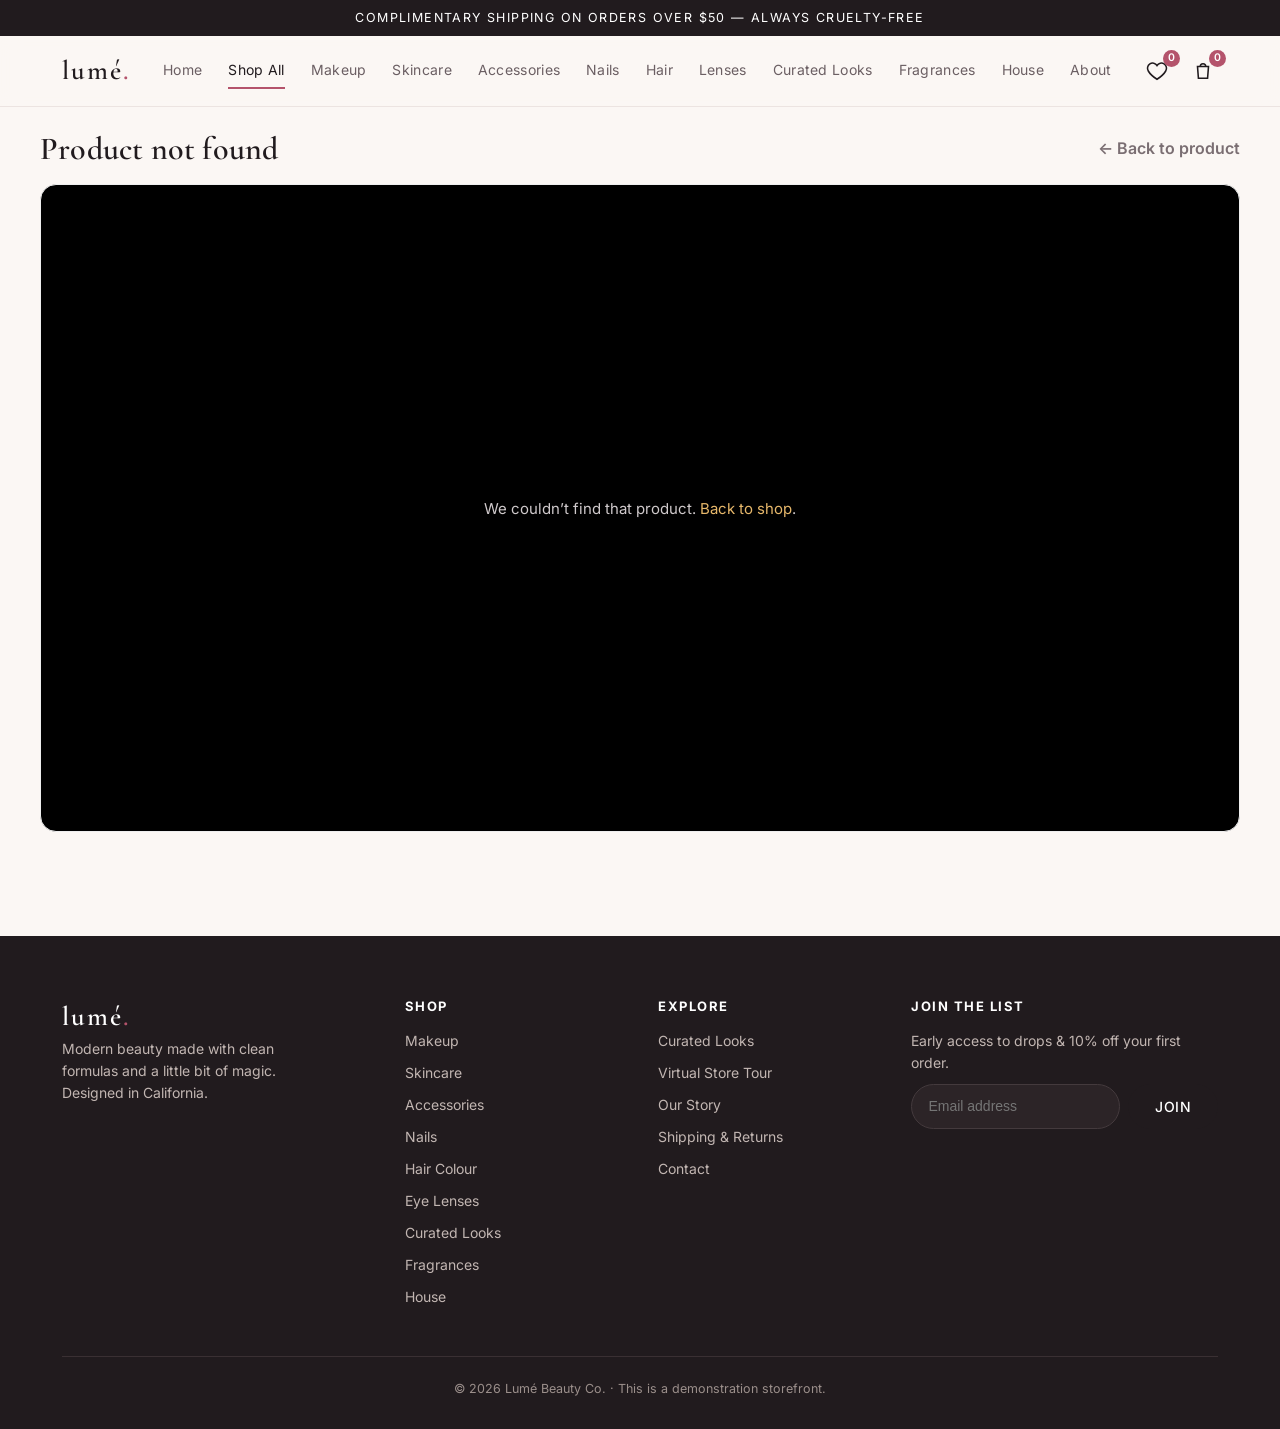
<file: tryon.html>
<!DOCTYPE html>
<html lang="en">
<head>
  <meta charset="UTF-8" />
  <meta name="viewport" content="width=device-width, initial-scale=1.0" />
  <title>Virtual Try-On — Lumé Beauty</title>
  <link rel="preconnect" href="https://fonts.googleapis.com" />
  <link rel="preconnect" href="https://fonts.gstatic.com" crossorigin />
  <link href="https://fonts.googleapis.com/css2?family=Cormorant+Garamond:wght@500;600;700&family=Inter:wght@400;500;600&display=swap" rel="stylesheet" />
  <link rel="stylesheet" href="assets/css/styles.css?v=10" />
  <style>
    .tryon-page { padding: 24px 0 64px; }
    .tryon-head { display: flex; align-items: center; justify-content: space-between; gap: 16px; margin-bottom: 18px; flex-wrap: wrap; }
    .tryon-head h1 { font-family: 'Cormorant Garamond', serif; font-size: 32px; margin: 0; }
    .tryon-back { display: inline-flex; align-items: center; gap: 6px; color: #7a6e72; text-decoration: none; font-weight: 600; }
    .tryon-back:hover { color: #1c1216; }
    #novagates-container { width: 100%; min-height: 72vh; border: 1px solid #eee; border-radius: 16px; overflow: hidden; background: #000; display: flex; align-items: center; justify-content: center; }
    .tryon-msg { padding: 48px; text-align: center; color: #cfc9cb; max-width: 560px; line-height: 1.7; font-size: 15px; }
    .tryon-msg a { color: #e7b86b; }
  </style>
</head>
<body data-page="shop">
  <div id="site-header"></div>

  <div class="container tryon-page">
    <div class="tryon-head">
      <h1 id="tryon-title">Virtual Try-On</h1>
      <a class="tryon-back" id="tryon-back" href="shop.html">&larr; Back to product</a>
    </div>
    <div id="novagates-container">
      <div class="tryon-msg">Loading the try-on…</div>
    </div>
  </div>

  <div id="site-footer"></div>

  <script src="assets/js/data.js?v=10"></script>
  <script src="assets/js/store.js?v=10"></script>
  <script src="assets/js/novagates.js?v=7"></script>
  <script src="assets/js/tryon.js?v=1"></script>
</body>
</html>
</file>
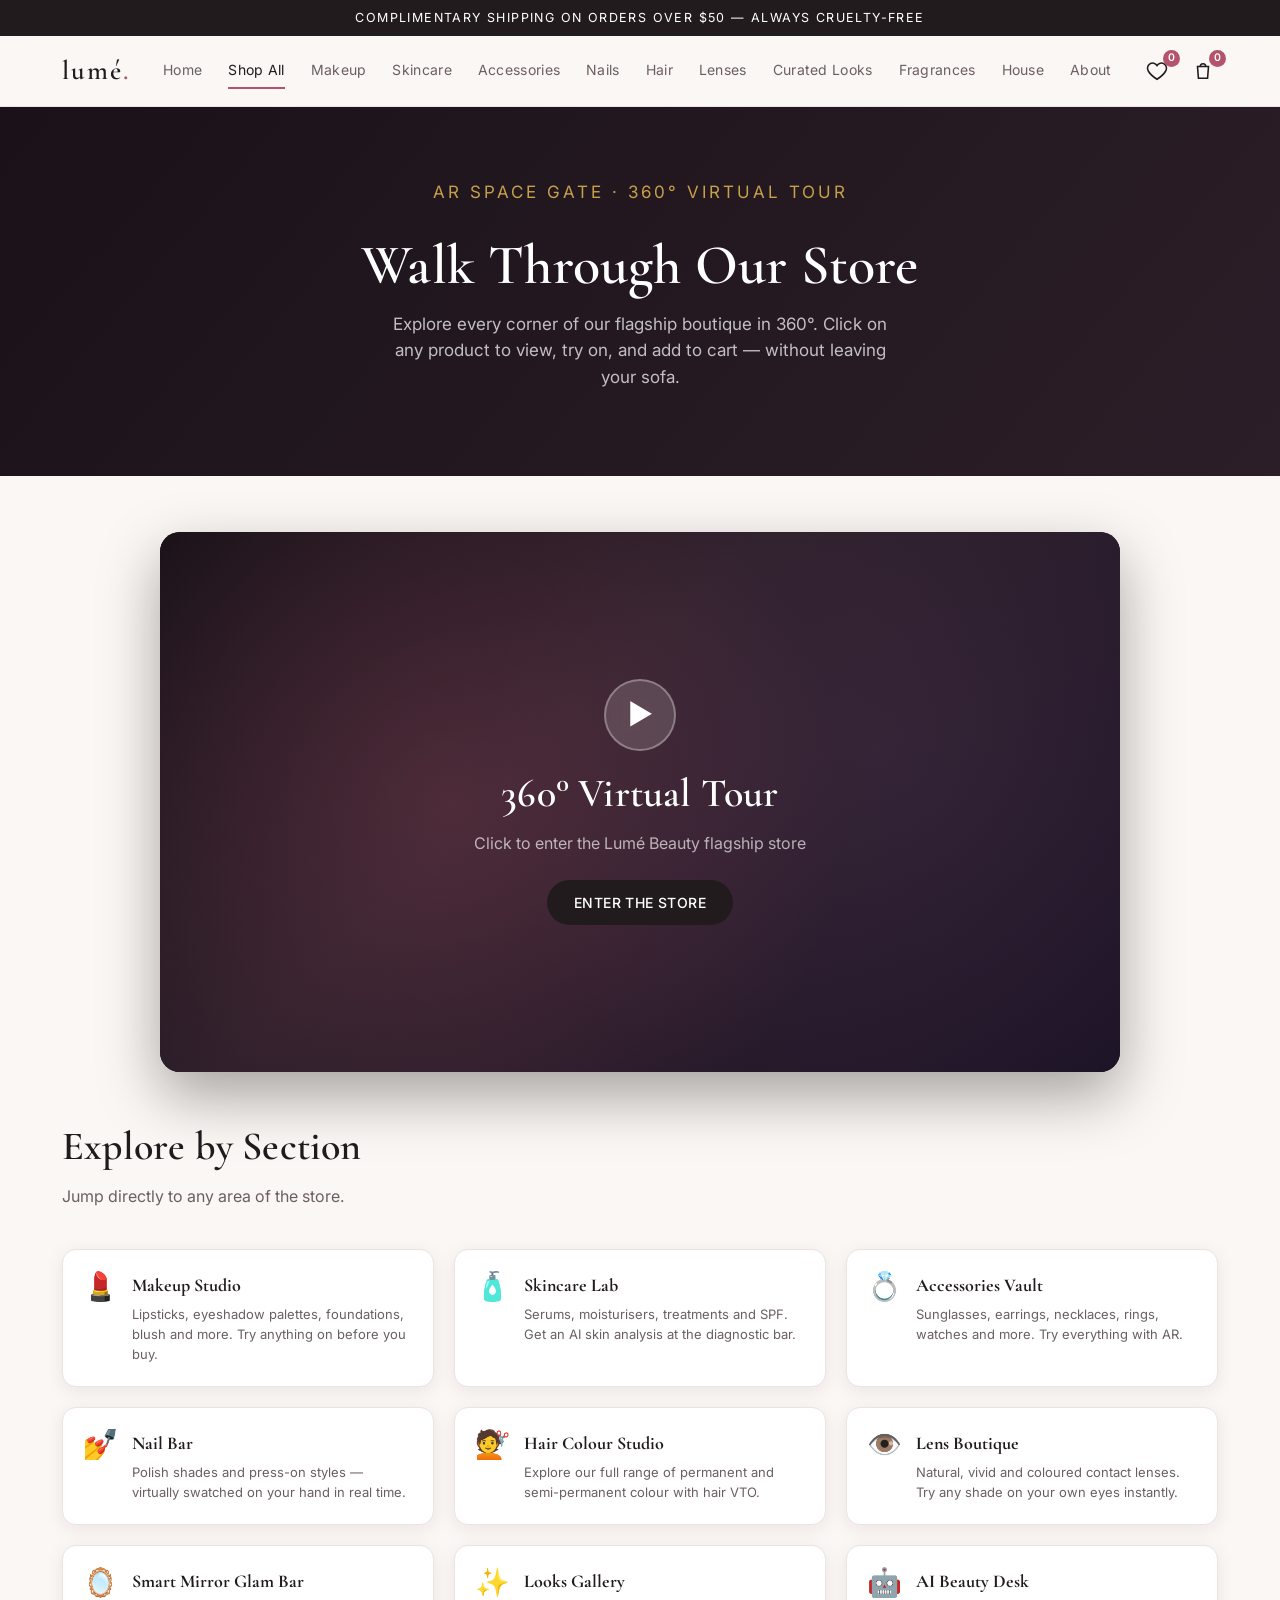
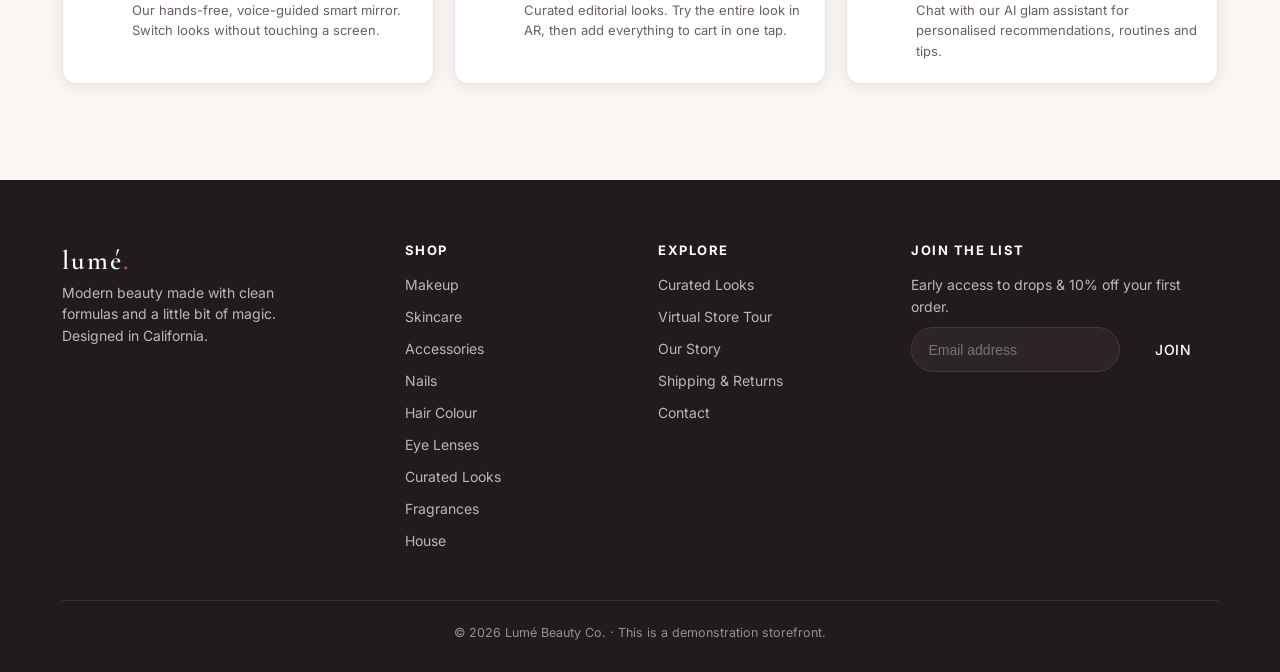
<file: virtual-tour.html>
<!DOCTYPE html>
<html lang="en">
<head>
  <meta charset="UTF-8" />
  <meta name="viewport" content="width=device-width, initial-scale=1.0" />
  <title>Virtual Store Tour — Lumé Beauty</title>
  <link rel="preconnect" href="https://fonts.googleapis.com" />
  <link rel="preconnect" href="https://fonts.gstatic.com" crossorigin />
  <link href="https://fonts.googleapis.com/css2?family=Cormorant+Garamond:wght@500;600;700&family=Inter:wght@400;500;600&display=swap" rel="stylesheet" />
  <link rel="stylesheet" href="assets/css/styles.css" />
  <style>
    .tour-hero { background: linear-gradient(130deg,#1a1218,#2c1e28); color:#fff; padding:72px 0 56px; text-align:center; }
    .tour-hero h1 { color:#fff; font-size:clamp(32px,5vw,56px); margin-bottom:14px; }
    .tour-hero p { color:rgba(255,255,255,.72); max-width:520px; margin:0 auto 30px; font-size:17px; }
    .tour-viewport {
      background:#111; border-radius:20px; overflow:hidden; position:relative;
      aspect-ratio:16/9; max-width:960px; margin:0 auto; box-shadow:0 24px 60px rgba(0,0,0,.35);
      display:flex; align-items:center; justify-content:center; cursor:pointer;
    }
    .tour-viewport-bg {
      position:absolute; inset:0; background:
        radial-gradient(circle at 30% 50%, rgba(180,83,107,.25) 0%, transparent 55%),
        radial-gradient(circle at 75% 40%, rgba(108,74,110,.2) 0%, transparent 50%),
        linear-gradient(135deg, #1a1218 0%, #2d1f2a 40%, #1e1428 100%);
    }
    .tour-overlay-text { position:relative; z-index:2; text-align:center; color:#fff; }
    .tour-overlay-text h2 { font-size:clamp(24px,4vw,40px); color:#fff; margin-bottom:12px; }
    .tour-overlay-text p { color:rgba(255,255,255,.65); margin-bottom:24px; }
    .tour-play {
      width:72px; height:72px; border-radius:50%;
      background:rgba(255,255,255,.15); border:2px solid rgba(255,255,255,.3);
      display:flex; align-items:center; justify-content:center;
      margin:0 auto 20px; font-size:28px; backdrop-filter:blur(8px);
      transition:.2s; cursor:pointer;
    }
    .tour-play:hover { background:rgba(255,255,255,.25); transform:scale(1.08); }
    .tour-stations { display:grid; grid-template-columns:repeat(3,1fr); gap:20px; margin-top:40px; }
    .tour-station {
      background:#fff; border-radius:14px; padding:22px 20px;
      box-shadow:0 4px 18px rgba(40,25,30,.08); border:1px solid #ece4e1;
      display:flex; gap:14px; align-items:flex-start; transition:.2s; cursor:pointer;
    }
    .tour-station:hover { box-shadow:0 8px 30px rgba(40,25,30,.13); transform:translateY(-2px); }
    .tour-station-icon { font-size:28px; flex-shrink:0; line-height:1; }
    .tour-station h4 { font-family:"Cormorant Garamond",serif; font-size:18px; margin:0 0 4px; }
    .tour-station p { font-size:13px; color:#6b5f63; margin:0; }
    @media(max-width:768px){ .tour-stations{grid-template-columns:1fr;} }
  </style>
</head>
<body data-page="shop">
  <div id="site-header"></div>

  <section class="tour-hero">
    <div class="container">
      <p class="exp-eyebrow" style="color:var(--gold)">AR Space Gate · 360° Virtual Tour</p>
      <h1>Walk Through Our Store</h1>
      <p>Explore every corner of our flagship boutique in 360°. Click on any product to view, try on, and add to cart — without leaving your sofa.</p>
    </div>
  </section>

  <div class="container" style="padding:56px 22px">

    <!-- 360 viewport placeholder -->
    <div class="tour-viewport" id="tour-viewport">
      <div class="tour-viewport-bg"></div>
      <div class="tour-overlay-text">
        <div class="tour-play" id="tour-play">▶</div>
        <h2>360° Virtual Tour</h2>
        <p>Click to enter the Lumé Beauty flagship store</p>
        <button class="btn btn-primary" onclick="startTour()">Enter the Store</button>
      </div>
    </div>

    <!-- Tour stations -->
    <div style="margin-top:52px">
      <div class="section-head" style="text-align:left;max-width:none;margin-bottom:28px">
        <h2>Explore by Section</h2>
        <p class="muted">Jump directly to any area of the store.</p>
      </div>
      <div class="tour-stations">
        <div class="tour-station" onclick="gotoStation('makeup')">
          <div class="tour-station-icon">💄</div>
          <div>
            <h4>Makeup Studio</h4>
            <p>Lipsticks, eyeshadow palettes, foundations, blush and more. Try anything on before you buy.</p>
          </div>
        </div>
        <div class="tour-station" onclick="gotoStation('skincare')">
          <div class="tour-station-icon">🧴</div>
          <div>
            <h4>Skincare Lab</h4>
            <p>Serums, moisturisers, treatments and SPF. Get an AI skin analysis at the diagnostic bar.</p>
          </div>
        </div>
        <div class="tour-station" onclick="gotoStation('accessories')">
          <div class="tour-station-icon">💍</div>
          <div>
            <h4>Accessories Vault</h4>
            <p>Sunglasses, earrings, necklaces, rings, watches and more. Try everything with AR.</p>
          </div>
        </div>
        <div class="tour-station" onclick="gotoStation('nails')">
          <div class="tour-station-icon">💅</div>
          <div>
            <h4>Nail Bar</h4>
            <p>Polish shades and press-on styles — virtually swatched on your hand in real time.</p>
          </div>
        </div>
        <div class="tour-station" onclick="gotoStation('hair')">
          <div class="tour-station-icon">💇</div>
          <div>
            <h4>Hair Colour Studio</h4>
            <p>Explore our full range of permanent and semi-permanent colour with hair VTO.</p>
          </div>
        </div>
        <div class="tour-station" onclick="gotoStation('lenses')">
          <div class="tour-station-icon">👁️</div>
          <div>
            <h4>Lens Boutique</h4>
            <p>Natural, vivid and coloured contact lenses. Try any shade on your own eyes instantly.</p>
          </div>
        </div>
        <div class="tour-station" onclick="gotoStation('mirror')">
          <div class="tour-station-icon">🪞</div>
          <div>
            <h4>Smart Mirror Glam Bar</h4>
            <p>Our hands-free, voice-guided smart mirror. Switch looks without touching a screen.</p>
          </div>
        </div>
        <div class="tour-station" onclick="gotoStation('looks')">
          <div class="tour-station-icon">✨</div>
          <div>
            <h4>Looks Gallery</h4>
            <p>Curated editorial looks. Try the entire look in AR, then add everything to cart in one tap.</p>
          </div>
        </div>
        <div class="tour-station" onclick="gotoStation('assistant')">
          <div class="tour-station-icon">🤖</div>
          <div>
            <h4>AI Beauty Desk</h4>
            <p>Chat with our AI glam assistant for personalised recommendations, routines and tips.</p>
          </div>
        </div>
      </div>
    </div>
  </div>

  <div id="site-footer"></div>

  <script src="assets/js/data.js"></script>
  <script src="assets/js/store.js"></script>
  <script>
    function startTour() {
      window.Lume.toast("360° tour loading — SDK integration coming soon.");
    }
    function gotoStation(area) {
      var urls = {
        makeup: "shop?cat=makeup", skincare: "shop?cat=skincare",
        accessories: "shop?cat=accessories", nails: "shop?cat=nails",
        hair: "shop?cat=hair", lenses: "shop?cat=lenses",
        mirror: "shop?cat=looks", looks: "shop?cat=looks",
        assistant: "shop?cat=looks"
      };
      if (urls[area]) location.href = urls[area];
    }
    document.getElementById("tour-play").addEventListener("click", startTour);
  </script>
</body>
</html>
</file>
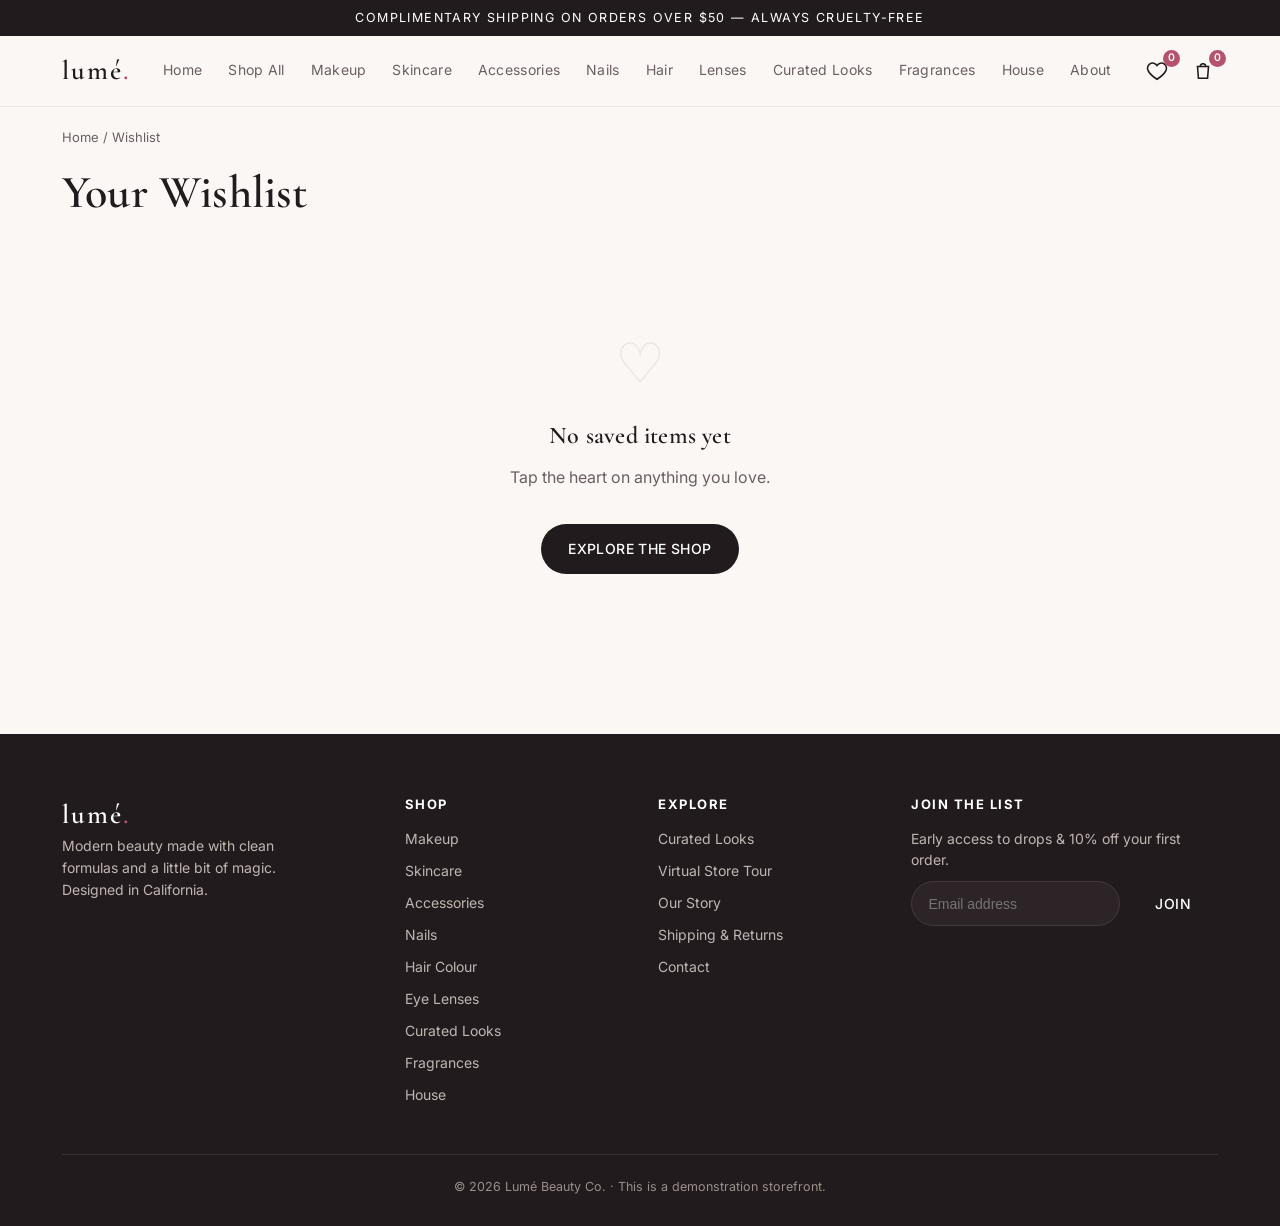
<file: wishlist.html>
<!DOCTYPE html>
<html lang="en">
<head>
  <meta charset="UTF-8" />
  <meta name="viewport" content="width=device-width, initial-scale=1.0" />
  <title>Wishlist — Lumé Beauty</title>
  <link rel="preconnect" href="https://fonts.googleapis.com" />
  <link rel="preconnect" href="https://fonts.gstatic.com" crossorigin />
  <link href="https://fonts.googleapis.com/css2?family=Cormorant+Garamond:wght@500;600;700&family=Inter:wght@400;500;600&display=swap" rel="stylesheet" />
  <link rel="stylesheet" href="assets/css/styles.css" />
</head>
<body data-page="">
  <div id="site-header"></div>

  <div class="container">
    <div class="crumb"><a href="index.html">Home</a> / <span>Wishlist</span></div>
    <h1 style="font-size:clamp(30px,5vw,46px);padding:20px 0 24px">Your Wishlist</h1>
    <div class="product-grid" id="wish-grid"></div>
    <div id="wish-empty" hidden class="empty"><div class="mono">♡</div><h2>No saved items yet</h2><p class="muted">Tap the heart on anything you love.</p><a class="btn btn-primary" href="shop.html" style="margin-top:18px">Explore the shop</a></div>
  </div>

  <div style="height:40px"></div>
  <div id="site-footer"></div>

  <script src="assets/js/data.js"></script>
  <script src="assets/js/store.js"></script>
  <script src="assets/js/novagates.js?v=7"></script>
  <script src="assets/js/art.js"></script>
  <script src="assets/js/ui.js?v=11"></script>
  <script src="assets/js/wishlist.js"></script>
</body>
</html>
</file>
<file: assets/css/styles.css>
/* ============================================================
   Lumé Beauty — storefront design system
   ============================================================ */
:root {
  --ink: #211b1e;
  --ink-soft: #6b5f63;
  --line: #ece4e1;
  --bg: #fbf7f4;
  --bg-card: #ffffff;
  --rose: #b4536b;
  --rose-deep: #8e3d54;
  --gold: #c8a04a;
  --sage: #6f8c72;
  --plum: #6c4a6e;
  --radius: 14px;
  --radius-sm: 9px;
  --shadow: 0 8px 30px rgba(40, 25, 30, 0.08);
  --shadow-sm: 0 2px 10px rgba(40, 25, 30, 0.06);
  --serif: "Cormorant Garamond", "Georgia", serif;
  --sans: "Inter", system-ui, -apple-system, "Segoe UI", sans-serif;
  --maxw: 1200px;
}

* { box-sizing: border-box; }
html { scroll-behavior: smooth; overflow-x: hidden; }
body {
  margin: 0;
  font-family: var(--sans);
  color: var(--ink);
  background: var(--bg);
  line-height: 1.55;
  -webkit-font-smoothing: antialiased;
  overflow-x: hidden;
}
a { color: inherit; text-decoration: none; }
img { max-width: 100%; display: block; }
h1, h2, h3 { font-family: var(--serif); font-weight: 600; line-height: 1.1; margin: 0; letter-spacing: 0.2px; }
.container { width: 100%; max-width: var(--maxw); margin: 0 auto; padding: 0 22px; }
.muted { color: var(--ink-soft); }
.center { text-align: center; }

/* ---------- Announcement bar ---------- */
.announce {
  background: var(--ink);
  color: #fff;
  text-align: center;
  font-size: 12.5px;
  letter-spacing: 1.4px;
  text-transform: uppercase;
  padding: 9px 12px;
  line-height: 1.45;
  white-space: normal;
  overflow-wrap: anywhere;
}

/* ---------- Header ---------- */
.site-header {
  position: sticky; top: 0; z-index: 50;
  background: rgba(251, 247, 244, 0.92);
  backdrop-filter: blur(10px);
  border-bottom: 1px solid var(--line);
}
.header-inner { display: flex; align-items: center; gap: 18px; height: 70px; }
.brand { font-family: var(--serif); font-size: 27px; font-weight: 600; letter-spacing: 2px; }
.brand span { color: var(--rose); }
.nav { display: flex; gap: 26px; margin-left: 14px; flex: 1; }
.nav a { font-size: 14px; letter-spacing: .3px; color: var(--ink-soft); padding: 6px 0; border-bottom: 2px solid transparent; transition: .18s; }
.nav a:hover, .nav a.active { color: var(--ink); border-color: var(--rose); }
.header-actions { display: flex; align-items: center; gap: 16px; }
.icon-btn { position: relative; background: none; border: 0; cursor: pointer; color: var(--ink); display: inline-flex; padding: 4px; }
.icon-btn svg { width: 22px; height: 22px; }
.count-badge {
  position: absolute; top: -6px; right: -8px; min-width: 17px; height: 17px;
  background: var(--rose); color: #fff; border-radius: 999px; font-size: 10.5px;
  display: flex; align-items: center; justify-content: center; padding: 0 4px; font-weight: 600;
}
.menu-toggle { display: none; background: none; border: 0; cursor: pointer; }

/* ---------- Buttons ---------- */
.btn {
  display: inline-flex; align-items: center; justify-content: center; gap: 8px;
  font-family: var(--sans); font-size: 14px; font-weight: 500; letter-spacing: .4px;
  padding: 13px 26px; border-radius: 999px; border: 1px solid transparent; cursor: pointer;
  transition: .18s; text-transform: uppercase;
}
.btn-primary { background: var(--ink); color: #fff; }
.btn-primary:hover { background: var(--rose-deep); }
.btn-outline { background: transparent; color: var(--ink); border-color: var(--ink); }
.btn-outline:hover { background: var(--ink); color: #fff; }
.btn-block { width: 100%; }
.btn[disabled] { opacity: .45; cursor: not-allowed; }

/* ---------- Hero ---------- */
.hero {
  position: relative; min-height: 560px; display: flex; align-items: center;
  background: linear-gradient(120deg, #f3e3df 0%, #efe7e0 45%, #f6efe8 100%);
  overflow: hidden;
}
.hero::after {
  content: ""; position: absolute; right: -120px; top: -80px; width: 520px; height: 520px;
  background: radial-gradient(circle, rgba(180,83,107,.28), transparent 65%); border-radius: 50%;
}
.hero-content { position: relative; max-width: 560px; z-index: 2; }
.eyebrow { text-transform: uppercase; letter-spacing: 3px; font-size: 12px; color: var(--rose); margin-bottom: 16px; }
.hero h1 { font-size: clamp(40px, 6vw, 68px); margin-bottom: 18px; }
.hero p { font-size: 18px; color: var(--ink-soft); margin-bottom: 30px; max-width: 460px; }

/* ---------- Section ---------- */
.section { padding: 76px 0; }
.section-head { text-align: center; max-width: 620px; margin: 0 auto 46px; }
.section-head h2 { font-size: clamp(28px, 4vw, 40px); margin-bottom: 12px; }
.section-head p { color: var(--ink-soft); font-size: 16px; }
.alt-bg { background: #f5ece7; }

/* ---------- Category tiles ---------- */
.cat-grid { display: grid; grid-template-columns: repeat(2, 1fr); gap: 12px; }
@media (min-width: 640px) { .cat-grid { grid-template-columns: repeat(3, 1fr); gap: 16px; } }
@media (min-width: 900px) { .cat-grid { grid-template-columns: repeat(4, 1fr); gap: 20px; } }
.cat-tile {
  position: relative; border-radius: var(--radius); overflow: hidden; min-height: 260px;
  display: flex; align-items: flex-end; padding: 22px; color: #fff; box-shadow: var(--shadow-sm);
  transition: transform .25s ease;
}
.cat-tile:hover { transform: translateY(-4px); }
.cat-tile h3 { font-size: 24px; color: #fff; }
.cat-tile .cat-link { font-size: 13px; letter-spacing: 1px; text-transform: uppercase; margin-top: 4px; opacity: .9; }
.cat-tile .cat-body { position: relative; z-index: 2; }
.cat-tile::before { content: ""; position: absolute; inset: 0; background: linear-gradient(to top, rgba(0,0,0,.45), rgba(0,0,0,.05) 60%); z-index: 1; }

/* ---------- Product card ---------- */
.product-grid { display: grid; grid-template-columns: repeat(2, 1fr); gap: 12px; }
.product-grid.cols-3 { grid-template-columns: repeat(2, 1fr); }
@media (min-width: 640px) {
  .product-grid { grid-template-columns: repeat(2, 1fr); gap: 18px; }
  .product-grid.cols-3 { grid-template-columns: repeat(3, 1fr); }
}
@media (min-width: 900px) {
  .product-grid { grid-template-columns: repeat(3, 1fr); gap: 22px; }
}
@media (min-width: 1100px) {
  .product-grid { grid-template-columns: repeat(4, 1fr); gap: 26px; }
  .product-grid.cols-3 { grid-template-columns: repeat(3, 1fr); }
}
.card { background: var(--bg-card); border-radius: var(--radius); overflow: hidden; box-shadow: var(--shadow-sm); transition: .22s; position: relative; cursor: pointer; }
.card-link { display: block; color: inherit; text-decoration: none; }
.card:hover { box-shadow: var(--shadow); transform: translateY(-3px); }
.card-body { padding: 12px 14px 16px; }
.card-media { position: relative; aspect-ratio: 3/4; display: flex; align-items: center; justify-content: center; overflow: hidden; }
.card-media .mono { font-family: var(--serif); font-size: 64px; color: rgba(255,255,255,.92); font-weight: 600; }
.art { display: block; }
.card-media .art { width: 80%; height: 80%; filter: drop-shadow(0 6px 20px rgba(0,0,0,.18)); transition: transform .3s ease; }
.card:hover .card-media .art { transform: scale(1.05); }
.pdp-media .art { width: 72%; height: 72%; filter: drop-shadow(0 10px 24px rgba(0,0,0,.18)); }
.cart-thumb .art { width: 90%; height: 90%; }
/* Real product photo layered over the illustration fallback */
.media-fallback { position: absolute; inset: 0; display: flex; align-items: center; justify-content: center; z-index: 1; width: 100%; height: 100%; }
.media-photo { display: none; }
.card:hover .media-photo { transform: scale(1.05); }
.pdp-media { position: relative; overflow: hidden; }
.cart-thumb { position: relative; overflow: hidden; }
.card-badge { position: absolute; top: 12px; left: 12px; background: #fff; color: var(--ink); font-size: 10.5px; letter-spacing: 1px; text-transform: uppercase; padding: 5px 10px; border-radius: 999px; font-weight: 600; }
.card-wish { position: absolute; top: 10px; right: 10px; background: rgba(255,255,255,.9); border: 0; width: 34px; height: 34px; border-radius: 50%; cursor: pointer; display: flex; align-items: center; justify-content: center; }
.card-wish svg { width: 17px; height: 17px; }
.card-wish.active svg { fill: var(--rose); stroke: var(--rose); }
.card-body { padding: 16px 16px 20px; }
.card-cat { font-size: 11px; letter-spacing: 1.2px; text-transform: uppercase; color: var(--ink-soft); }
.card-title { font-family: var(--serif); font-size: 20px; margin: 4px 0 6px; }
.card-price { font-weight: 600; font-size: 15px; }
.swatches { display: flex; gap: 5px; margin-top: 10px; }
.swatch { width: 16px; height: 16px; border-radius: 50%; border: 1px solid rgba(0,0,0,.12); }
.stars { color: var(--gold); font-size: 13px; letter-spacing: 1px; }

/* ---------- PDP ---------- */
/* .pdp-wrap is the real layout wrapper injected by product.js inside #pdp */
.pdp-wrap {
  display: grid;
  grid-template-columns: 460px 1fr;
  gap: 60px;
  padding: 56px 0;
  align-items: start;
}
.pdp-img-hero {
  border-radius: 20px;
  aspect-ratio: 1/1;
  display: flex; align-items: center; justify-content: center;
  box-shadow: 0 12px 48px rgba(0,0,0,.14);
  overflow: hidden;
  position: sticky;
  top: 24px;
}
.pdp-img-hero #pdp-art-wrap {
  width: 70%; height: 70%;
  display: flex; align-items: center; justify-content: center;
}
.pdp-img-hero #pdp-art-wrap .art {
  width: 100%; height: 100%;
  filter: drop-shadow(0 12px 28px rgba(0,0,0,.22));
}
.pdp-look-img { width: 100%; height: auto; display: block; }
.pdp-img-hero--photo { padding: 0; aspect-ratio: auto; position: relative; top: 0; }
.pdp-photo-overlay { position: absolute; inset: 0; width: 100%; height: 100%; object-fit: cover; border-radius: inherit; }
.card-media { position: relative; }
.card-photo { position: absolute; inset: 0; width: 100%; height: 100%; object-fit: cover; }
.pdp-body { padding-top: 8px; }

/* ── Shop the Look: hotspots ─────────────────── */
.look-hotspots { position: absolute; inset: 0; pointer-events: none; }
.hotspot {
  position: absolute; transform: translate(-50%, -50%);
  width: 30px; height: 30px; border-radius: 50%;
  background: rgba(255,255,255,.92); color: var(--ink);
  border: 2px solid #fff; box-shadow: 0 4px 14px rgba(0,0,0,.3);
  font-family: var(--sans); font-weight: 700; font-size: 14px;
  cursor: pointer; pointer-events: auto; transition: .18s;
  animation: hotspot-pulse 2.4s ease-out infinite;
}
.hotspot:hover { background: var(--ink); color: #fff; transform: translate(-50%, -50%) scale(1.12); }
@keyframes hotspot-pulse {
  0% { box-shadow: 0 4px 14px rgba(0,0,0,.3), 0 0 0 0 rgba(255,255,255,.6); }
  70% { box-shadow: 0 4px 14px rgba(0,0,0,.3), 0 0 0 12px rgba(255,255,255,0); }
  100% { box-shadow: 0 4px 14px rgba(0,0,0,.3), 0 0 0 0 rgba(255,255,255,0); }
}

/* ── Shop the Look: item list ────────────────── */
.look-shop-head { display: flex; align-items: center; justify-content: space-between; gap: 16px; flex-wrap: wrap; margin-bottom: 22px; }
.look-shop-head h2 { font-size: clamp(22px, 4vw, 32px); }
.look-items { display: flex; flex-direction: column; gap: 12px; }
.look-item {
  display: flex; align-items: center; gap: 16px;
  border: 1px solid var(--line); border-radius: 14px; padding: 12px;
  background: #fff; transition: .25s;
}
.look-item.flash { border-color: var(--ink); box-shadow: 0 0 0 2px var(--ink); }
.look-item-media {
  position: relative; width: 72px; height: 72px; border-radius: 10px;
  flex-shrink: 0; overflow: hidden; display: flex; align-items: center; justify-content: center;
}
.look-item-media .media-fallback { width: 60%; height: 60%; }
.look-item-num {
  position: absolute; top: 4px; left: 4px; z-index: 2;
  width: 20px; height: 20px; border-radius: 50%;
  background: rgba(255,255,255,.92); color: var(--ink);
  font-size: 11px; font-weight: 700; display: flex; align-items: center; justify-content: center;
}
.look-item-info { flex: 1; min-width: 0; display: flex; flex-direction: column; gap: 2px; }
.look-item-cat { font-size: 11px; letter-spacing: 1px; text-transform: uppercase; color: var(--ink-soft); }
.look-item-name { font-weight: 600; color: var(--ink); text-decoration: none; }
.look-item-name:hover { color: var(--rose-deep); }
.look-item-price { font-size: 14px; color: var(--ink-soft); }
.btn-line { background: #fff; color: var(--ink); border: 1.5px solid var(--ink); flex-shrink: 0; }
.btn-line:hover { background: var(--ink); color: #fff; }
.pdp-cat { text-transform: uppercase; letter-spacing: 2px; font-size: 12px; color: var(--ink-soft); }
.pdp-body h1 { font-size: clamp(28px, 3.5vw, 44px); margin: 8px 0 10px; font-family: var(--serif); }
.pdp-price { font-size: 24px; font-weight: 600; margin: 14px 0; }
.pdp-desc { color: var(--ink-soft); margin-bottom: 26px; line-height: 1.7; }
.option-label { font-size: 12.5px; letter-spacing: 1px; text-transform: uppercase; color: var(--ink-soft); margin-bottom: 10px; display: block; }
.shade-row { display: flex; flex-wrap: wrap; gap: 10px; margin-bottom: 24px; }
.shade { display: flex; align-items: center; gap: 8px; border: 1px solid var(--line); border-radius: 999px; padding: 6px 14px 6px 6px; cursor: pointer; font-size: 13px; background: #fff; transition: .15s; }
.shade .dot { width: 20px; height: 20px; border-radius: 50%; border: 1px solid rgba(0,0,0,.1); flex-shrink: 0; }
.shade.selected { border-color: var(--ink); box-shadow: 0 0 0 1px var(--ink); }
.variant-row { display: flex; flex-wrap: wrap; gap: 10px; margin-bottom: 24px; }
.variant { border: 1px solid var(--line); border-radius: 999px; padding: 9px 18px; cursor: pointer; font-size: 13px; background: #fff; transition: .15s; }
.variant.selected { border-color: var(--ink); background: var(--ink); color: #fff; }
.qty { display: inline-flex; align-items: center; border: 1px solid var(--line); border-radius: 999px; overflow: hidden; }
.qty button { background: #fff; border: 0; width: 40px; height: 44px; font-size: 18px; cursor: pointer; }
.qty span { width: 44px; text-align: center; font-weight: 600; }
.pdp-actions { display: flex; gap: 12px; align-items: center; margin: 8px 0 26px; }
.pdp-meta { border-top: 1px solid var(--line); padding-top: 20px; font-size: 14px; color: var(--ink-soft); }
.pdp-meta li { margin-bottom: 6px; }

/* ---------- Toolbar (shop) ---------- */
.shop-head { padding: 44px 0 10px; }
.toolbar { display: flex; flex-direction: column; gap: 10px; margin-bottom: 24px; }
.subchips-wrap { display: flex; flex-direction: column; gap: 8px; margin-bottom: 4px; }
.subchips-label {
  margin: 0;
  font-size: 11px;
  letter-spacing: 1.2px;
  text-transform: uppercase;
  color: var(--ink-soft);
  font-weight: 500;
}
.toolbar-bottom { display: flex; gap: 10px; align-items: center; }
.chips { display: flex; flex-wrap: nowrap; gap: 8px; overflow-x: auto; -webkit-overflow-scrolling: touch; scrollbar-width: none; padding-bottom: 2px; }
.chip { border: 1px solid var(--line); background: #fff; border-radius: 999px; padding: 8px 16px; font-size: 13px; cursor: pointer; transition: .15s; }
.chip.active { background: var(--ink); color: #fff; border-color: var(--ink); }
.chips::-webkit-scrollbar { display: none; }
.chip { flex-shrink: 0; }
.subchips { margin-top: 0; }
.subchips .chip { font-size: 12px; padding: 7px 14px; border-style: dashed; }
.subchips .chip.active { border-style: solid; }
.chip-swatch { display: inline-flex; align-items: center; gap: 7px; }
.chip-dot { width: 13px; height: 13px; border-radius: 50%; border: 1px solid rgba(0,0,0,.18); box-shadow: inset 0 0 0 1px rgba(255,255,255,.35); flex-shrink: 0; }
.tools-right { display: flex; gap: 10px; }
.toolbar-bottom { display: flex; gap: 10px; align-items: center; }
.input, select.input { border: 1px solid var(--line); border-radius: 999px; padding: 10px 16px; font-family: var(--sans); font-size: 14px; background: #fff; color: var(--ink); }

/* ---------- Cart / tables ---------- */
.cart-layout { display: grid; grid-template-columns: 1fr 360px; gap: 40px; padding: 48px 0; align-items: start; }
.cart-item { display: grid; grid-template-columns: 90px 1fr auto; gap: 16px; padding: 20px 0; border-bottom: 1px solid var(--line); align-items: center; }
.cart-thumb { width: 90px; height: 110px; border-radius: var(--radius-sm); display: flex; align-items: center; justify-content: center; }
.cart-thumb .mono { font-family: var(--serif); font-size: 34px; color: rgba(255,255,255,.92); }
.cart-item h4 { font-family: var(--serif); font-size: 19px; margin: 0 0 3px; }
.cart-item .opt { font-size: 13px; color: var(--ink-soft); }
.link-danger { color: var(--rose-deep); background: none; border: 0; cursor: pointer; font-size: 13px; padding: 0; margin-top: 8px; text-decoration: underline; }
.summary { background: var(--bg-card); border-radius: var(--radius); padding: 26px; box-shadow: var(--shadow-sm); position: sticky; top: 92px; }
.summary h3 { font-size: 22px; margin-bottom: 18px; }
.summary-row { display: flex; justify-content: space-between; padding: 8px 0; font-size: 15px; }
.summary-row.total { border-top: 1px solid var(--line); margin-top: 10px; padding-top: 16px; font-size: 18px; font-weight: 600; }

/* ---------- Forms (checkout) ---------- */
.form-grid { display: grid; grid-template-columns: 1fr 1fr; gap: 16px; }
.field { display: flex; flex-direction: column; gap: 6px; margin-bottom: 16px; }
.field.full { grid-column: 1 / -1; }
.field label { font-size: 12.5px; letter-spacing: .8px; text-transform: uppercase; color: var(--ink-soft); }
.field input, .field select { border: 1px solid var(--line); border-radius: var(--radius-sm); padding: 12px 14px; font-family: var(--sans); font-size: 15px; background: #fff; }
.field input:focus, .field select:focus { outline: none; border-color: var(--rose); }

/* ---------- Empty state ---------- */
.empty { text-align: center; padding: 80px 20px; }
.empty .mono { font-family: var(--serif); font-size: 56px; color: var(--line); }
.empty h2 { margin: 14px 0 8px; }

/* ---------- Toast ---------- */
.toast-wrap { position: fixed; bottom: 26px; left: 50%; transform: translateX(-50%); z-index: 999; display: flex; flex-direction: column; gap: 10px; }
.toast { background: var(--ink); color: #fff; padding: 13px 22px; border-radius: 999px; font-size: 14px; box-shadow: var(--shadow); animation: pop .25s ease; }
@keyframes pop { from { opacity: 0; transform: translateY(10px); } to { opacity: 1; transform: translateY(0); } }

/* ---------- Footer ---------- */
.site-footer { background: var(--ink); color: #d8cdc9; padding: 60px 0 30px; margin-top: 40px; }
.footer-grid { display: grid; grid-template-columns: 1.4fr 1fr 1fr 1.2fr; gap: 30px; }
@media (max-width: 900px) { .footer-grid { grid-template-columns: 1fr 1fr; gap: 28px; } }
.site-footer .brand { color: #fff; }
.site-footer h4 { font-family: var(--sans); font-size: 13px; letter-spacing: 1.5px; text-transform: uppercase; color: #fff; margin: 0 0 14px; }
.site-footer a, .site-footer p { font-size: 14px; color: #c2b6b2; margin: 0 0 9px; }
.site-footer a:hover { color: #fff; }
.newsletter { display: flex; gap: 8px; margin-top: 10px; }
.newsletter input { flex: 1; border: 1px solid #443a3d; background: #2c2427; color: #fff; border-radius: 999px; padding: 11px 16px; font-size: 14px; }
.footer-bottom { border-top: 1px solid #3a3033; margin-top: 40px; padding-top: 22px; text-align: center; font-size: 12.5px; color: #9b8f8b; }

/* ---------- Breadcrumb ---------- */
.crumb { font-size: 13px; color: var(--ink-soft); padding: 20px 0 0; }
.crumb a:hover { color: var(--ink); }

/* ---------- Experience page — tech cards ---------- */
.exp-hero {
  background: linear-gradient(130deg, #1a1218 0%, #2c1e28 50%, #1e1428 100%);
  color: #fff; padding: 88px 0 72px; text-align: center;
}
.exp-hero h1 { color: #fff; font-size: clamp(36px, 5vw, 62px); margin-bottom: 16px; }
.exp-hero p { color: rgba(255,255,255,.72); font-size: 18px; max-width: 560px; margin: 0 auto 32px; }
.exp-eyebrow { text-transform: uppercase; letter-spacing: 3px; font-size: 12px; color: var(--gold); margin-bottom: 14px; }

.gate-section { padding: 64px 0; }
.gate-section:nth-child(even) { background: #f5ece7; }

/* ---------- Try-on strip (PDP) ---------- */
.tryon-strip {
  display: flex; align-items: center; gap: 14px;
  background: linear-gradient(120deg, #1a1218, #2c1e28);
  border-radius: 14px; padding: 16px 20px; margin: 24px 0 10px;
  flex-wrap: wrap;
}
.tryon-strip-icon { font-size: 22px; color: var(--gold); flex-shrink: 0; }
.tryon-strip-text { flex: 1; min-width: 180px; display: flex; flex-direction: column; gap: 3px; }
.tryon-strip-text strong { color: #fff; font-size: 14px; font-weight: 600; display: block; }
.tryon-strip-text span { color: rgba(255,255,255,.6); font-size: 13px; display: block; }
.btn-tryon {
  background: var(--gold); color: #fff; border: none;
  border-radius: 999px; padding: 10px 22px; font-size: 13px;
  font-weight: 600; cursor: pointer; white-space: nowrap;
  transition: .2s; letter-spacing: .04em; flex-shrink: 0;
}
.btn-tryon:hover { background: #b8942e; }
#novagates-container { min-height: 0; }

/* ============================================================
   RESPONSIVE — mobile-first breakpoints
   ============================================================ */

/* ── Tablet (≤ 900px) ── */
@media (max-width: 900px) {
  .footer-grid { grid-template-columns: 1fr 1fr; gap: 28px; }
  .footer-links-row a { display: block; width: 100%; }
  .pdp-wrap { grid-template-columns: 1fr 1fr; gap: 36px; padding: 36px 0; }
  .pdp-img-hero { aspect-ratio: 1/1; border-radius: 16px; position: static; }
  .cart-layout { grid-template-columns: 1fr; gap: 28px; }
  .summary { position: static; }
  .tech-grid { grid-template-columns: repeat(2, 1fr) !important; }
  .gate-section .tech-grid { grid-template-columns: repeat(2, 1fr) !important; }
  .tour-stations { grid-template-columns: repeat(2, 1fr) !important; }
  .form-grid { grid-template-columns: 1fr; }
}

/* ── Mobile (≤ 640px) ── */
@media (max-width: 640px) {

  /* ── Container ── */
  .container { padding: 0 16px; }

  /* ── Announcement bar ── */
  .announce { font-size: 10px; letter-spacing: .5px; padding: 8px 14px; line-height: 1.45; }

  /* ── Header (layout handled at 768px breakpoint) ── */
  .icon-btn svg { width: 22px; height: 22px; }

  /* ── Hero ── */
  .hero { min-height: 300px; padding: 36px 0 32px; }
  .hero-content { max-width: 100%; }
  .eyebrow { font-size: 11px; margin-bottom: 10px; }
  .hero h1 { font-size: clamp(28px, 9vw, 40px); margin-bottom: 12px; }
  .hero p { font-size: 15px; margin-bottom: 20px; max-width: 100%; }
  .hero > .container > div { flex-direction: column; gap: 10px; }
  .hero .btn { padding: 12px 22px; font-size: 13px; width: 100%; text-align: center; }

  /* ── Sections ── */
  .section { padding: 44px 0; }
  .section-head { margin-bottom: 24px; }
  .section-head h2 { font-size: clamp(22px, 6vw, 28px); margin-bottom: 8px; }
  .section-head p { font-size: 14px; }

  /* ── Category tiles ── */
  .cat-tile { min-height: 150px; padding: 14px; }
  .cat-tile h3 { font-size: 17px; }
  .cat-tile .cat-link { font-size: 11px; }

  /* ── Product grid — always 2 cols ── */
  .product-grid { gap: 10px; }

  /* ── Product card ── */
  .card { border-radius: 12px; }
  .card-media { aspect-ratio: 3/4; }
  .card-body { padding: 10px 11px 13px; }
  .card-cat { font-size: 9.5px; letter-spacing: 1px; }
  .card-title { font-family: var(--serif); font-size: 15px; margin: 3px 0 4px; line-height: 1.25; }
  .card-price { font-size: 14px; font-weight: 600; }
  .stars { font-size: 10px; }
  .swatches { gap: 4px; margin-top: 6px; }
  .swatch { width: 12px; height: 12px; }
  .card-badge { font-size: 9px; padding: 4px 8px; top: 8px; left: 8px; }
  .card-wish { width: 30px; height: 30px; top: 8px; right: 8px; }
  .card-wish svg { width: 14px; height: 14px; }

  /* ── PDP — large hero image on top, info below ── */
  .pdp-wrap { display: block; padding: 0 0 48px; }
  .pdp-img-hero {
    aspect-ratio: 1/1;
    width: calc(100% + 32px);
    margin-left: -16px;
    margin-right: -16px;
    border-radius: 0 0 24px 24px;
    box-shadow: 0 8px 28px rgba(0,0,0,.12);
    position: static;
  }
  .pdp-img-hero #pdp-art-wrap { width: 60%; height: 60%; }
  .pdp-body { padding: 22px 0 0; }
  .pdp-body h1 { font-size: clamp(22px, 6.5vw, 30px); margin-bottom: 6px; }
  .pdp-cat { font-size: 11px; }
  .pdp-price { font-size: 22px; margin: 10px 0; }
  .pdp-desc { font-size: 14px; margin-bottom: 20px; line-height: 1.65; }
  .option-label { font-size: 11px; margin-bottom: 8px; }
  .shade-row { gap: 7px; margin-bottom: 18px; }
  .shade { padding: 5px 10px 5px 5px; font-size: 12px; }
  .shade .dot { width: 16px; height: 16px; }
  .variant-row { gap: 7px; margin-bottom: 18px; }
  .variant { padding: 8px 14px; font-size: 12px; }
  .pdp-actions { flex-wrap: wrap; gap: 10px; margin-bottom: 20px; }
  .pdp-actions .btn { min-width: 0; flex: 1 1 0; }
  .pdp-actions #btn-wish { width: 46px !important; flex: 0 0 46px; }
  .pdp-actions .qty { width: 100%; justify-content: center; order: -1; }
  .pdp-meta { font-size: 13px; }
  .tryon-strip { padding: 14px 16px; gap: 10px; border-radius: 12px; }
  .tryon-strip-text strong { font-size: 13px; }
  .tryon-strip-text span { font-size: 12px; }
  .btn-tryon { padding: 9px 14px; font-size: 12px; white-space: nowrap; }

  /* ── Shop toolbar ── */
  .shop-head { padding: 22px 0 6px; }
  .shop-head h1 { font-size: clamp(24px, 8vw, 32px); }
  .chip { padding: 8px 14px; font-size: 12px; border-radius: 999px; }
  .toolbar-bottom { gap: 8px; }
  .input, select.input { padding: 9px 14px; font-size: 13px; }
  .crumb { font-size: 12px; padding: 12px 0 0; }

  /* ── Cart page ── */
  .cart-layout { grid-template-columns: 1fr; gap: 20px; padding: 22px 0; }
  .cart-item { grid-template-columns: 70px 1fr auto; gap: 12px; padding: 14px 0; }
  .cart-thumb { width: 70px; height: 84px; border-radius: 10px; }
  .cart-item h4 { font-size: 14px; }
  .summary { padding: 16px 18px; border-radius: 12px; }
  .summary h3 { font-size: 18px; }

  /* ── Footer ── */
  .site-footer { padding: 32px 0 20px; overflow-x: hidden; }
  .footer-grid { grid-template-columns: 1fr !important; gap: 0 !important; }
  .footer-links-row a { display: block; width: 100%; }
  .newsletter { flex-direction: column; gap: 10px; }
  .newsletter input { width: 100%; box-sizing: border-box; min-width: 0; }
  .newsletter .btn { width: 100%; padding: 13px; }

  /* ── Experience page ── */
  .exp-hero { padding: 44px 0 36px; }
  .exp-hero h1 { font-size: clamp(26px, 8vw, 38px); }
  .exp-hero p { font-size: 15px; }
  .tech-grid { grid-template-columns: 1fr !important; gap: 12px !important; }
  .tech-card { padding: 18px 16px !important; }
  .gate-section { padding: 36px 0 !important; }
  .tour-stations { grid-template-columns: 1fr !important; gap: 10px !important; }
  .tour-station { padding: 16px 14px; }
  .brand-cta { padding: 48px 0 !important; }
  .brand-cta h2 { font-size: clamp(24px, 7vw, 34px); }

  /* ── Misc ── */
  .form-grid { grid-template-columns: 1fr; }
  .field.full { grid-column: 1; }

}

/* ── Small phones (≤ 380px) ── */
@media (max-width: 380px) {
  .cat-grid { grid-template-columns: 1fr; }
  .hero h1 { font-size: 28px; }
  .card-title { font-size: 13px; }
}

/* ============================================================
   FOOTER — responsive
   ============================================================ */
.footer-tagline { margin-top: 12px; max-width: 260px; font-size: 14px; color: #c2b6b2; }
.footer-links-row { display: flex; flex-direction: column; gap: 2px; }
.footer-links-row a { display: block; font-size: 14px; color: #c2b6b2; margin: 0 0 9px; line-height: 1.5; }
.footer-links-row a:hover { color: #fff; }

@media (max-width: 768px) {
  .footer-grid {
    grid-template-columns: 1fr !important;
    gap: 0 !important;
  }
  .footer-brand-col {
    padding-bottom: 24px;
    border-bottom: 1px solid #3a3033;
    margin-bottom: 0;
  }
  .footer-links-col {
    border-bottom: 1px solid #3a3033;
    padding-bottom: 4px;
  }
  .footer-links-col h4,
  .footer-newsletter-col h4 {
    padding: 18px 0 10px;
    margin: 0;
  }
  .footer-links-row {
    display: flex;
    flex-direction: column;
    padding-bottom: 16px;
  }
  .footer-newsletter-col { padding-top: 6px; padding-bottom: 8px; }
  .footer-newsletter-col p { margin-bottom: 12px; line-height: 1.55; }
  .footer-tagline { max-width: 100%; }
  .newsletter { flex-direction: column; gap: 10px; }
  .newsletter input { width: 100%; box-sizing: border-box; min-width: 0; }
  .newsletter .btn { width: 100%; padding: 13px; }
  .footer-bottom { margin-top: 24px; font-size: 11px; line-height: 1.6; padding-left: 0; padding-right: 0; }
  .site-footer { padding: 28px 0 20px; overflow-x: hidden; }
  .site-footer .container { padding: 0 18px; }
}

/* ============================================================
   MOBILE NAV — dropdown panel
   ============================================================ */
@media (max-width: 768px) {
  .site-header { position: relative; }

  .menu-toggle {
    display: flex;
    align-items: center;
    justify-content: center;
    width: 40px; height: 40px;
    color: var(--ink);
    flex-shrink: 0;
    order: -1;
  }

  .header-inner {
    position: static;
    height: 56px;
    gap: 8px;
    flex-wrap: nowrap;
  }

  .site-header .brand {
    position: absolute;
    left: 50%;
    transform: translateX(-50%);
    font-size: 24px;
    white-space: nowrap;
  }

  .site-footer .brand {
    position: static;
    transform: none;
    left: auto;
    font-size: 27px;
  }

  .header-actions {
    margin-left: auto;
    gap: 8px;
    flex-shrink: 0;
  }

  /* Hide inline nav; show as dropdown when toggled */
  .nav {
    display: none;
    position: absolute;
    top: 100%;
    left: 0;
    right: 0;
    z-index: 60;
    background: #fff;
    flex-direction: column;
    align-items: stretch;
    margin: 0;
    padding: 8px 0 12px;
    border-bottom: 1px solid var(--line);
    box-shadow: var(--shadow);
    max-height: calc(100vh - 120px);
    overflow-y: auto;
  }

  .nav.mobile-open { display: flex; }

  .nav a {
    display: block;
    padding: 12px 22px;
    font-size: 15px;
    border-bottom: none;
    border-left: 3px solid transparent;
    white-space: nowrap;
  }

  .nav a:hover,
  .nav a.active {
    background: #fbf7f4;
    border-left-color: var(--rose);
    border-bottom-color: transparent;
  }

  .announce {
    font-size: 10px;
    letter-spacing: .5px;
    padding: 8px 14px;
    line-height: 1.45;
  }
}
</file>
